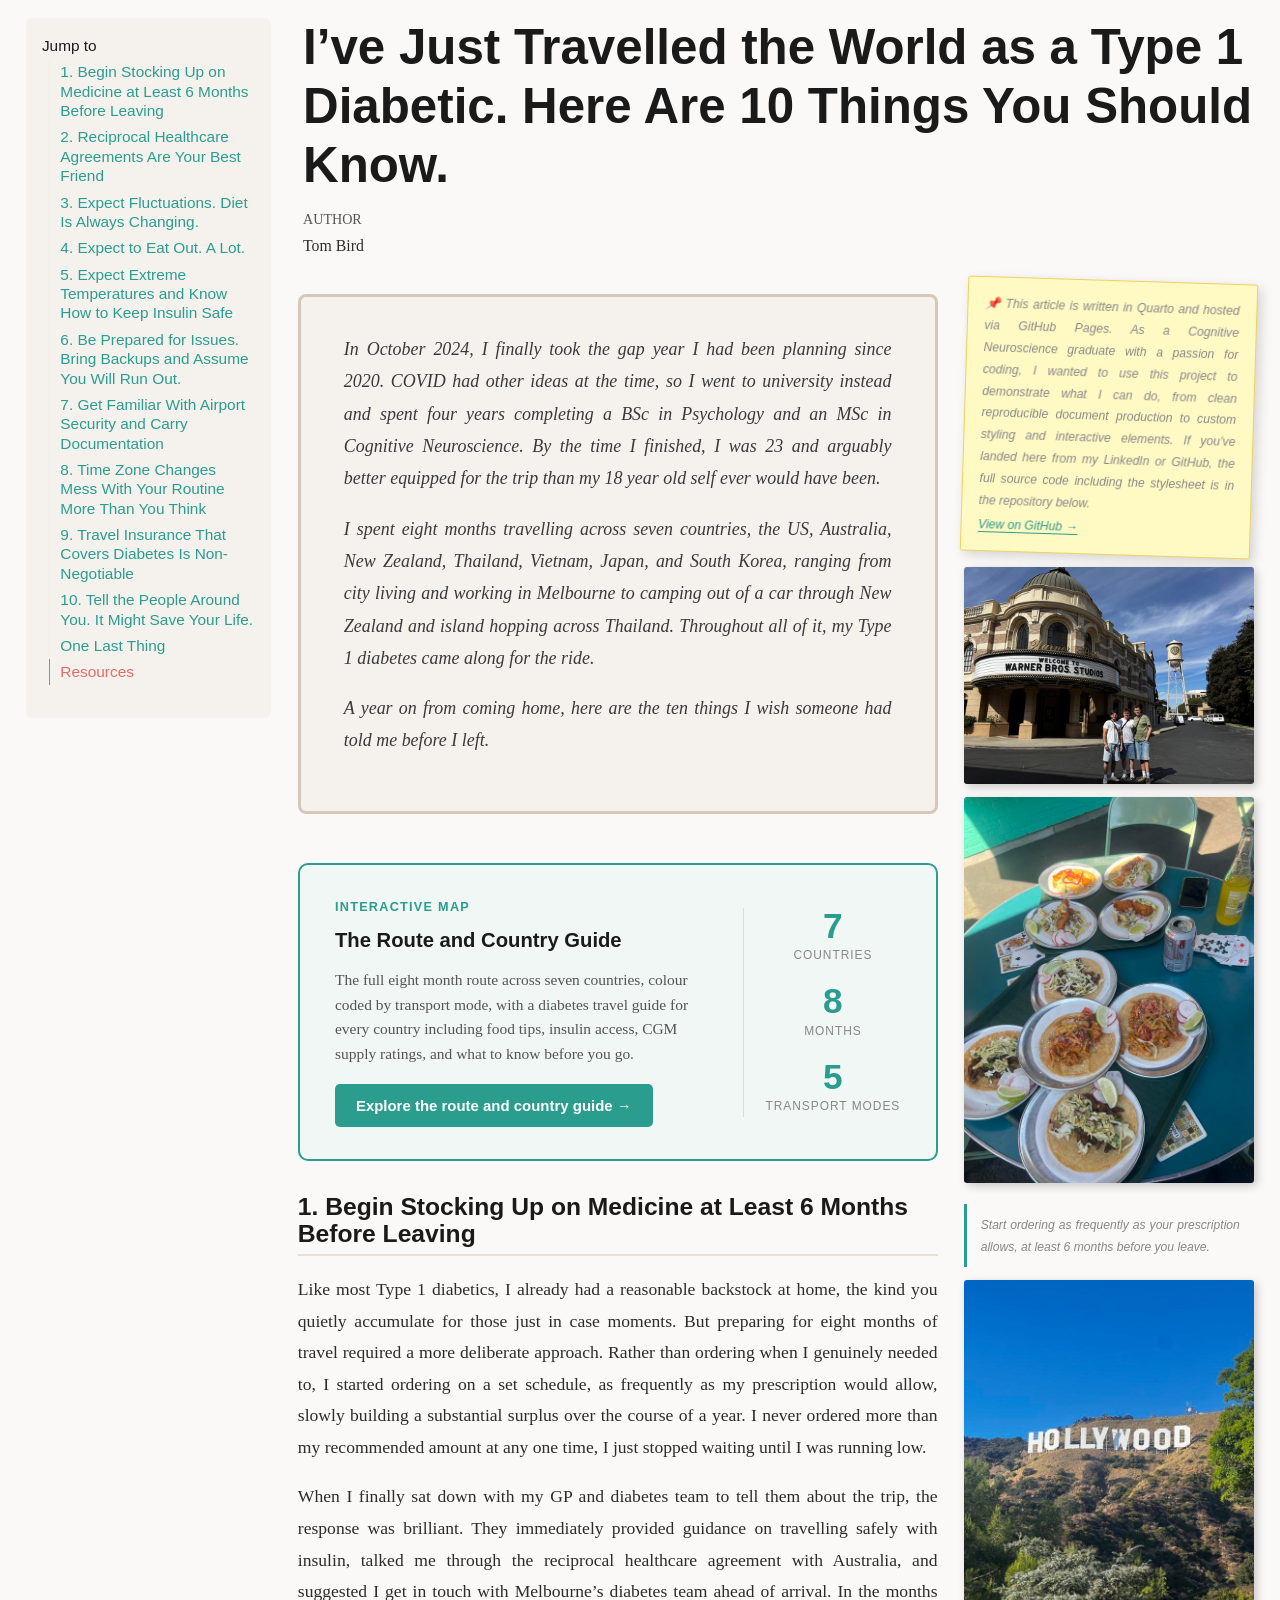
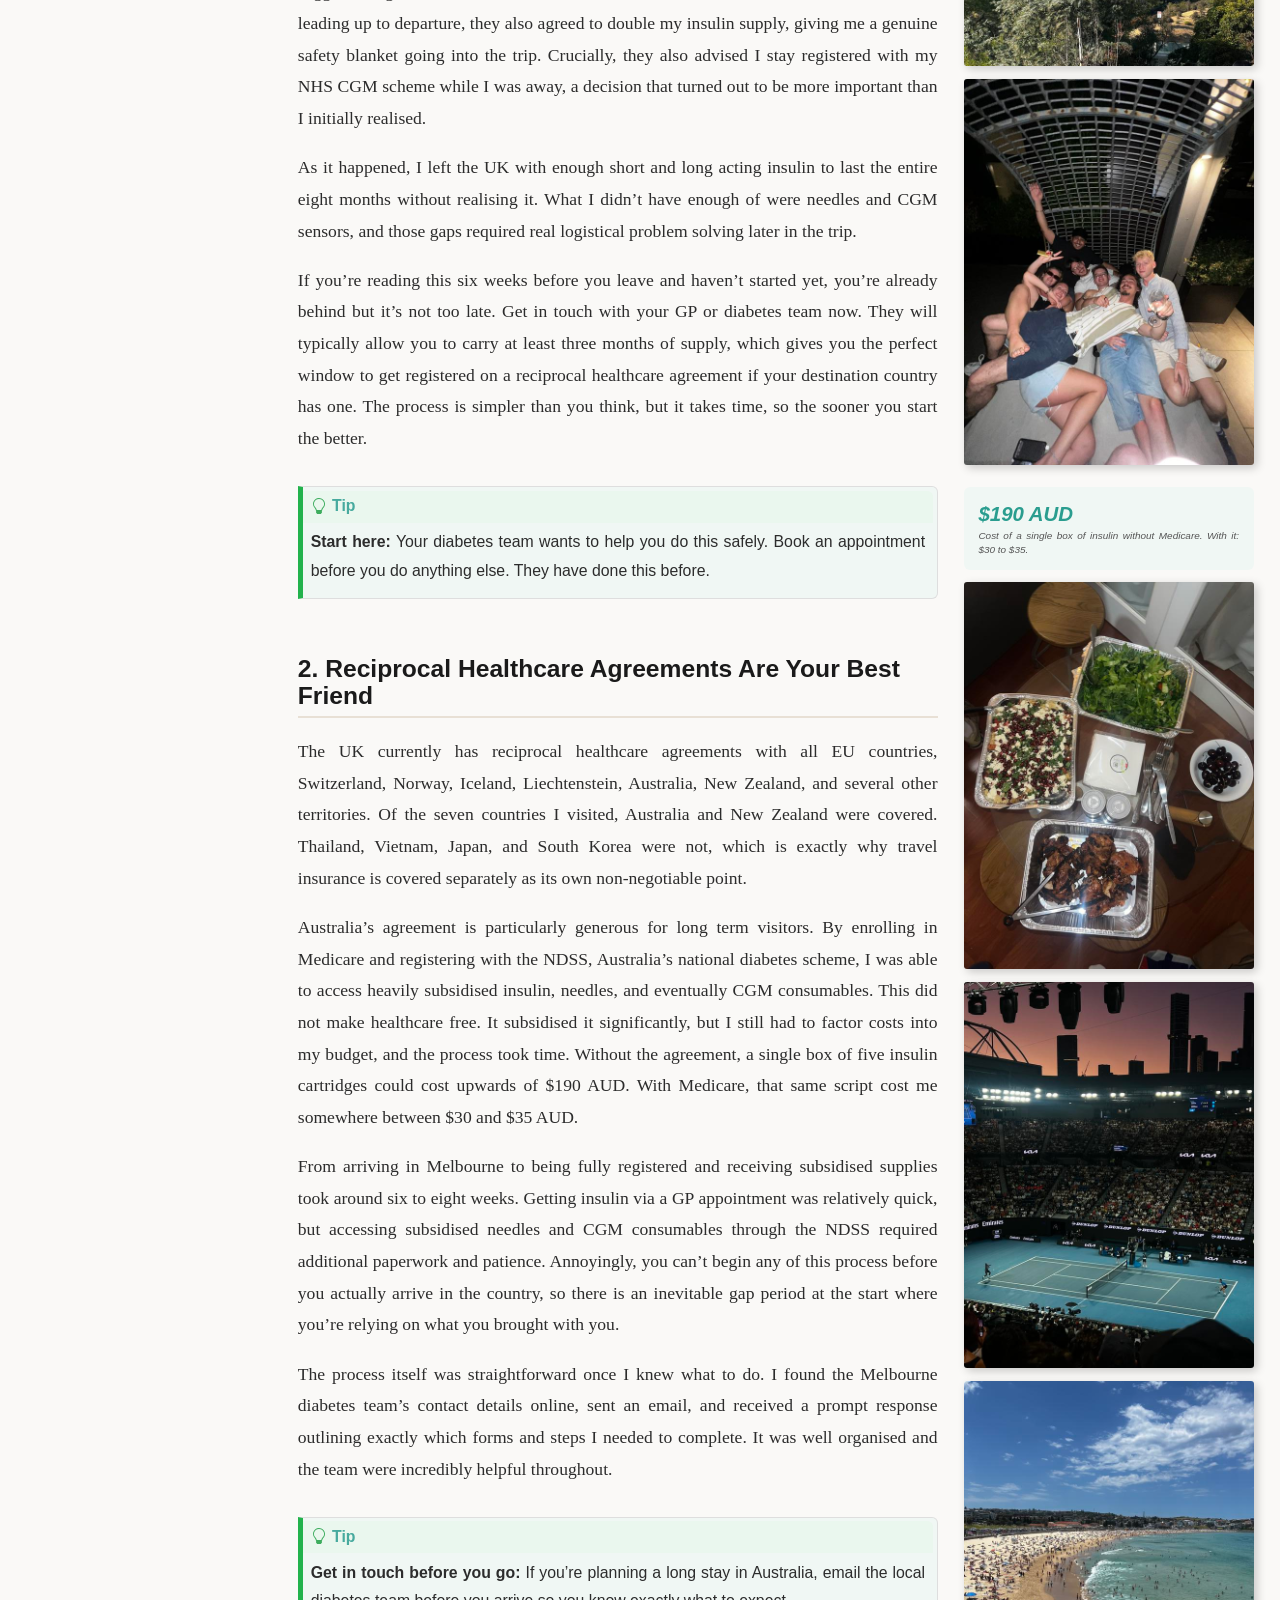
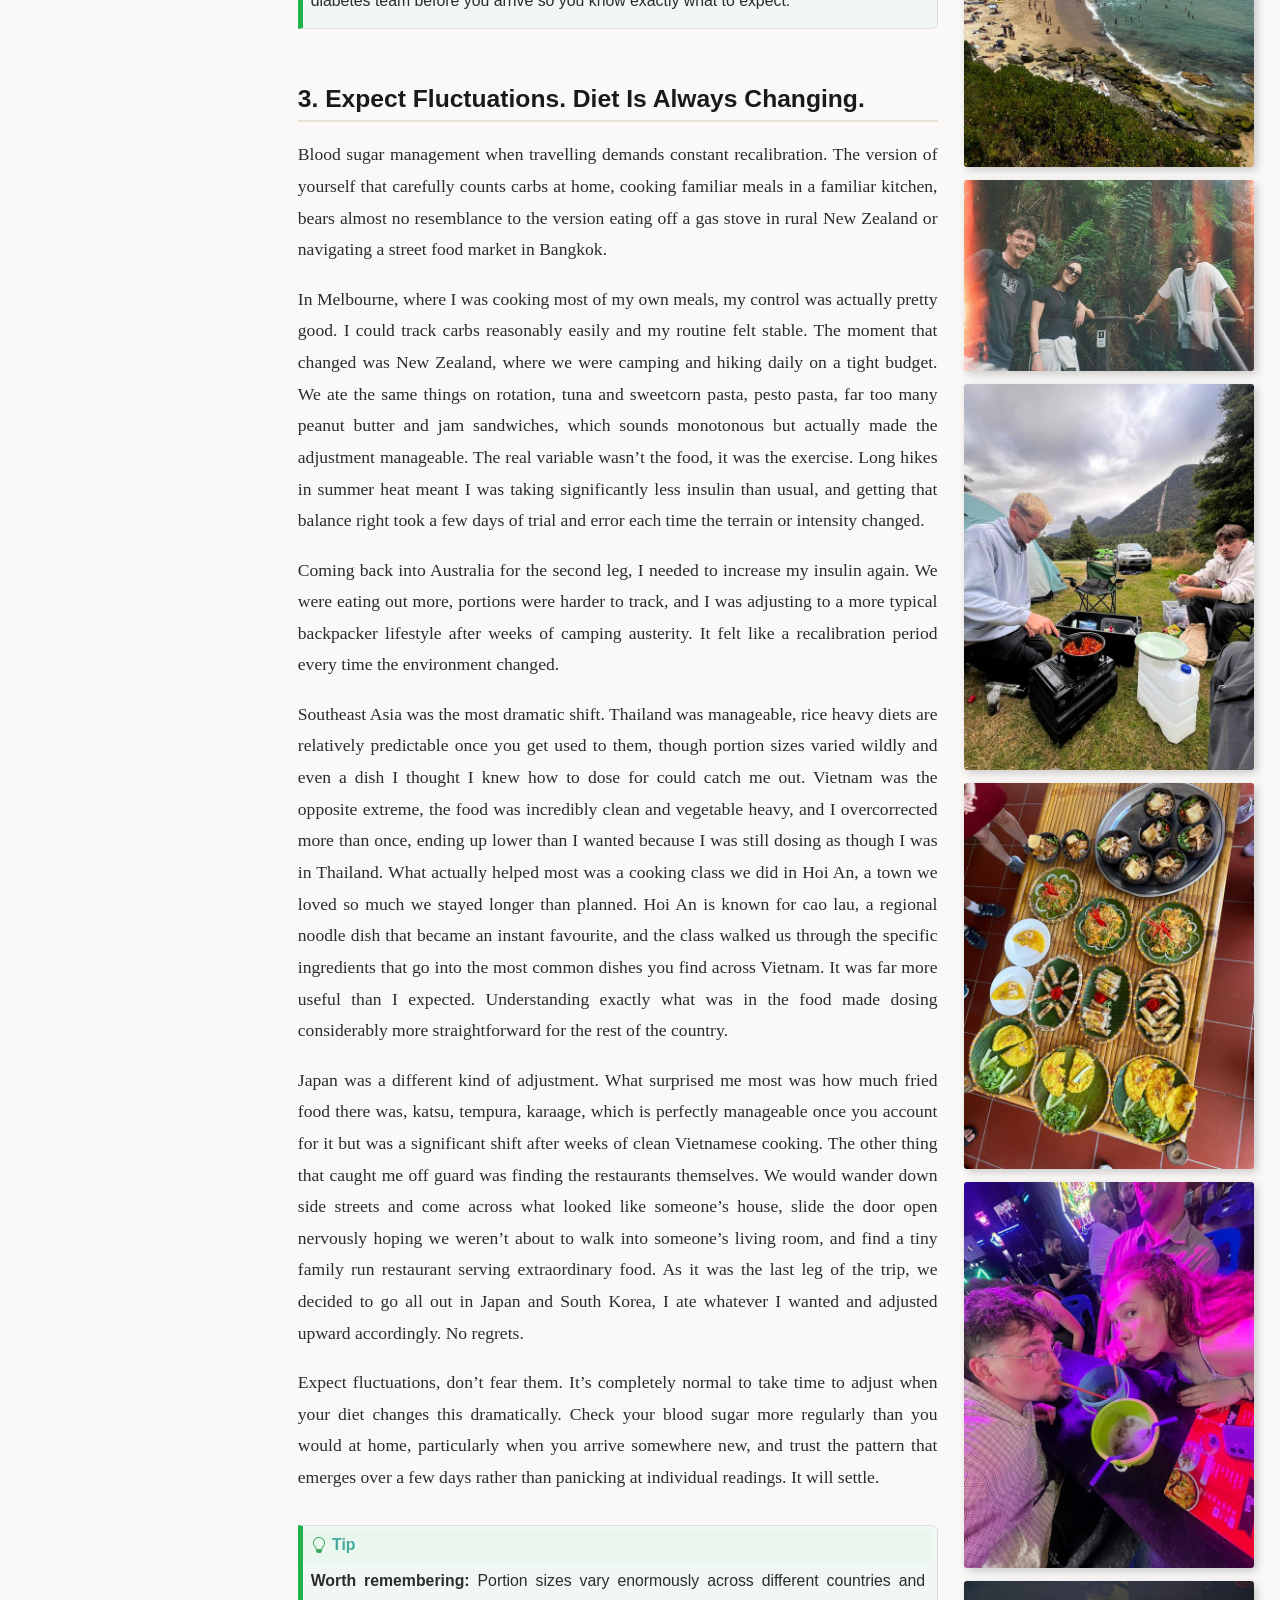
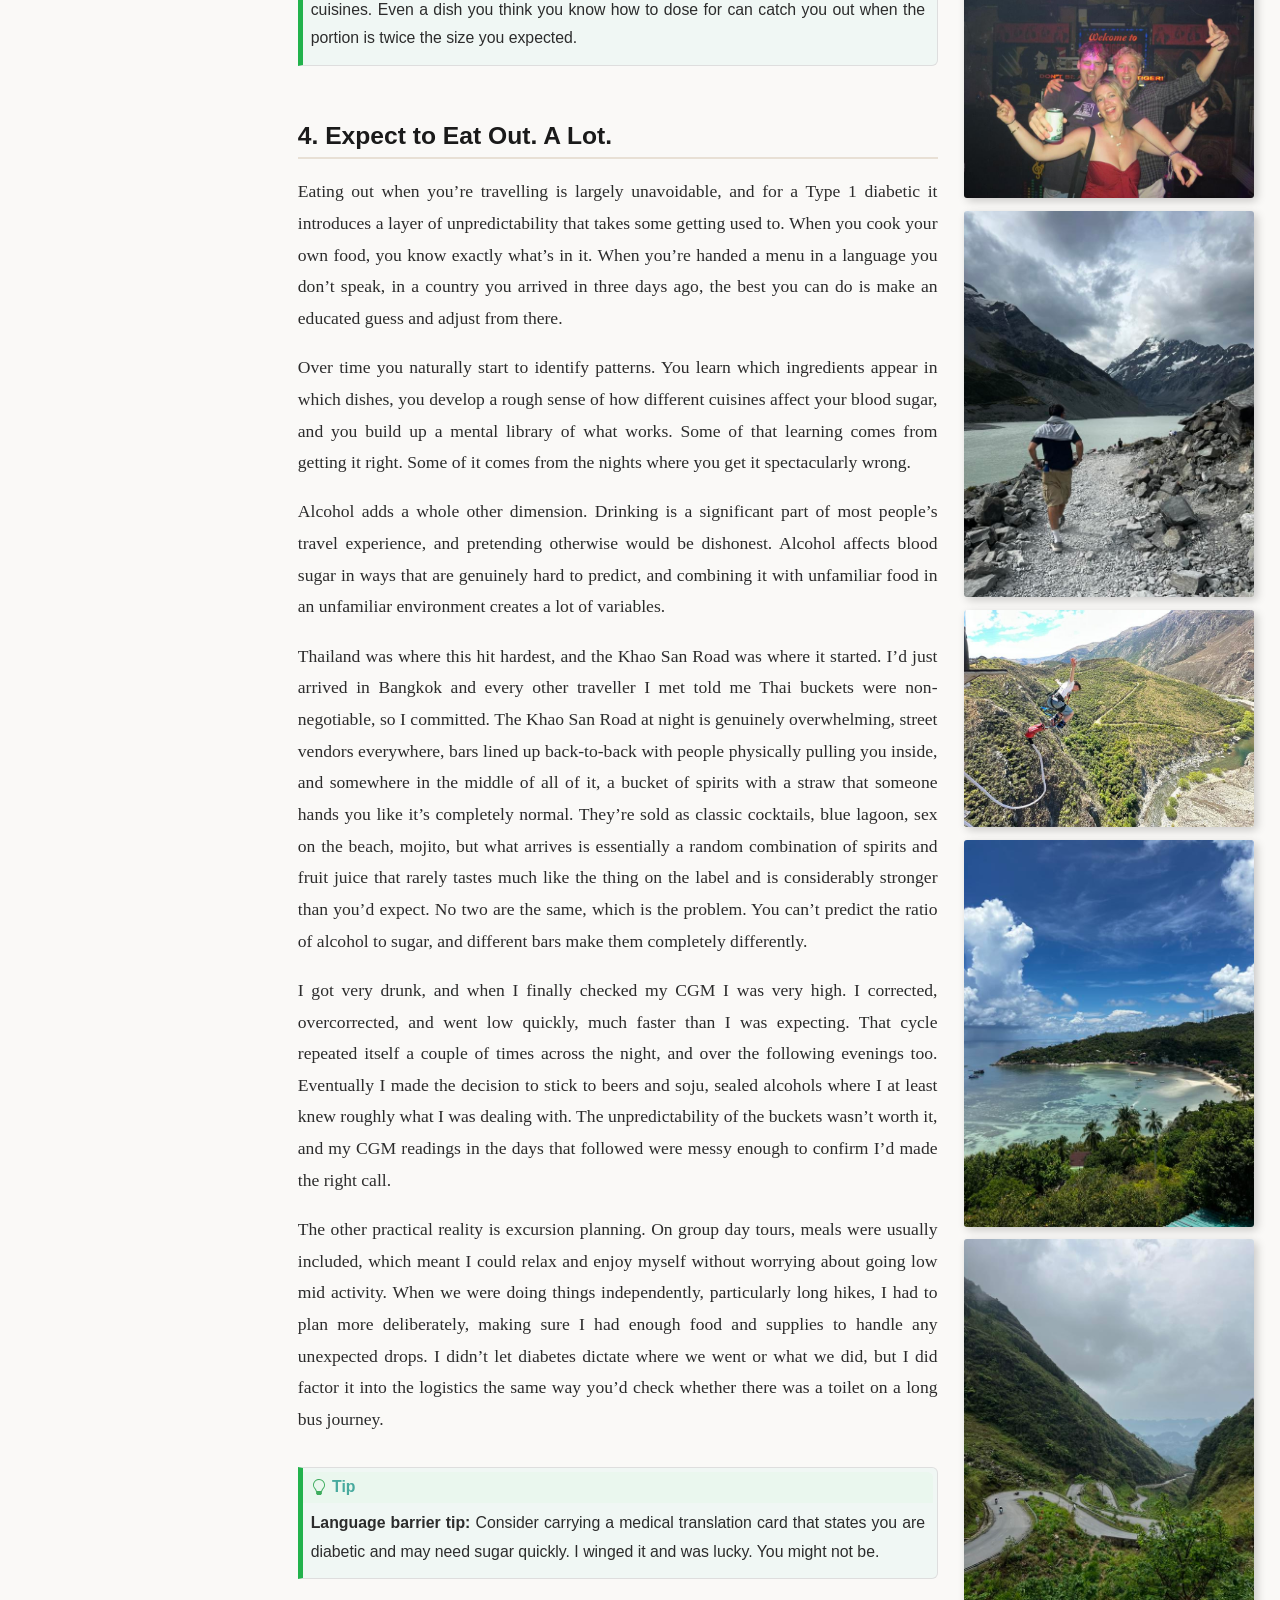
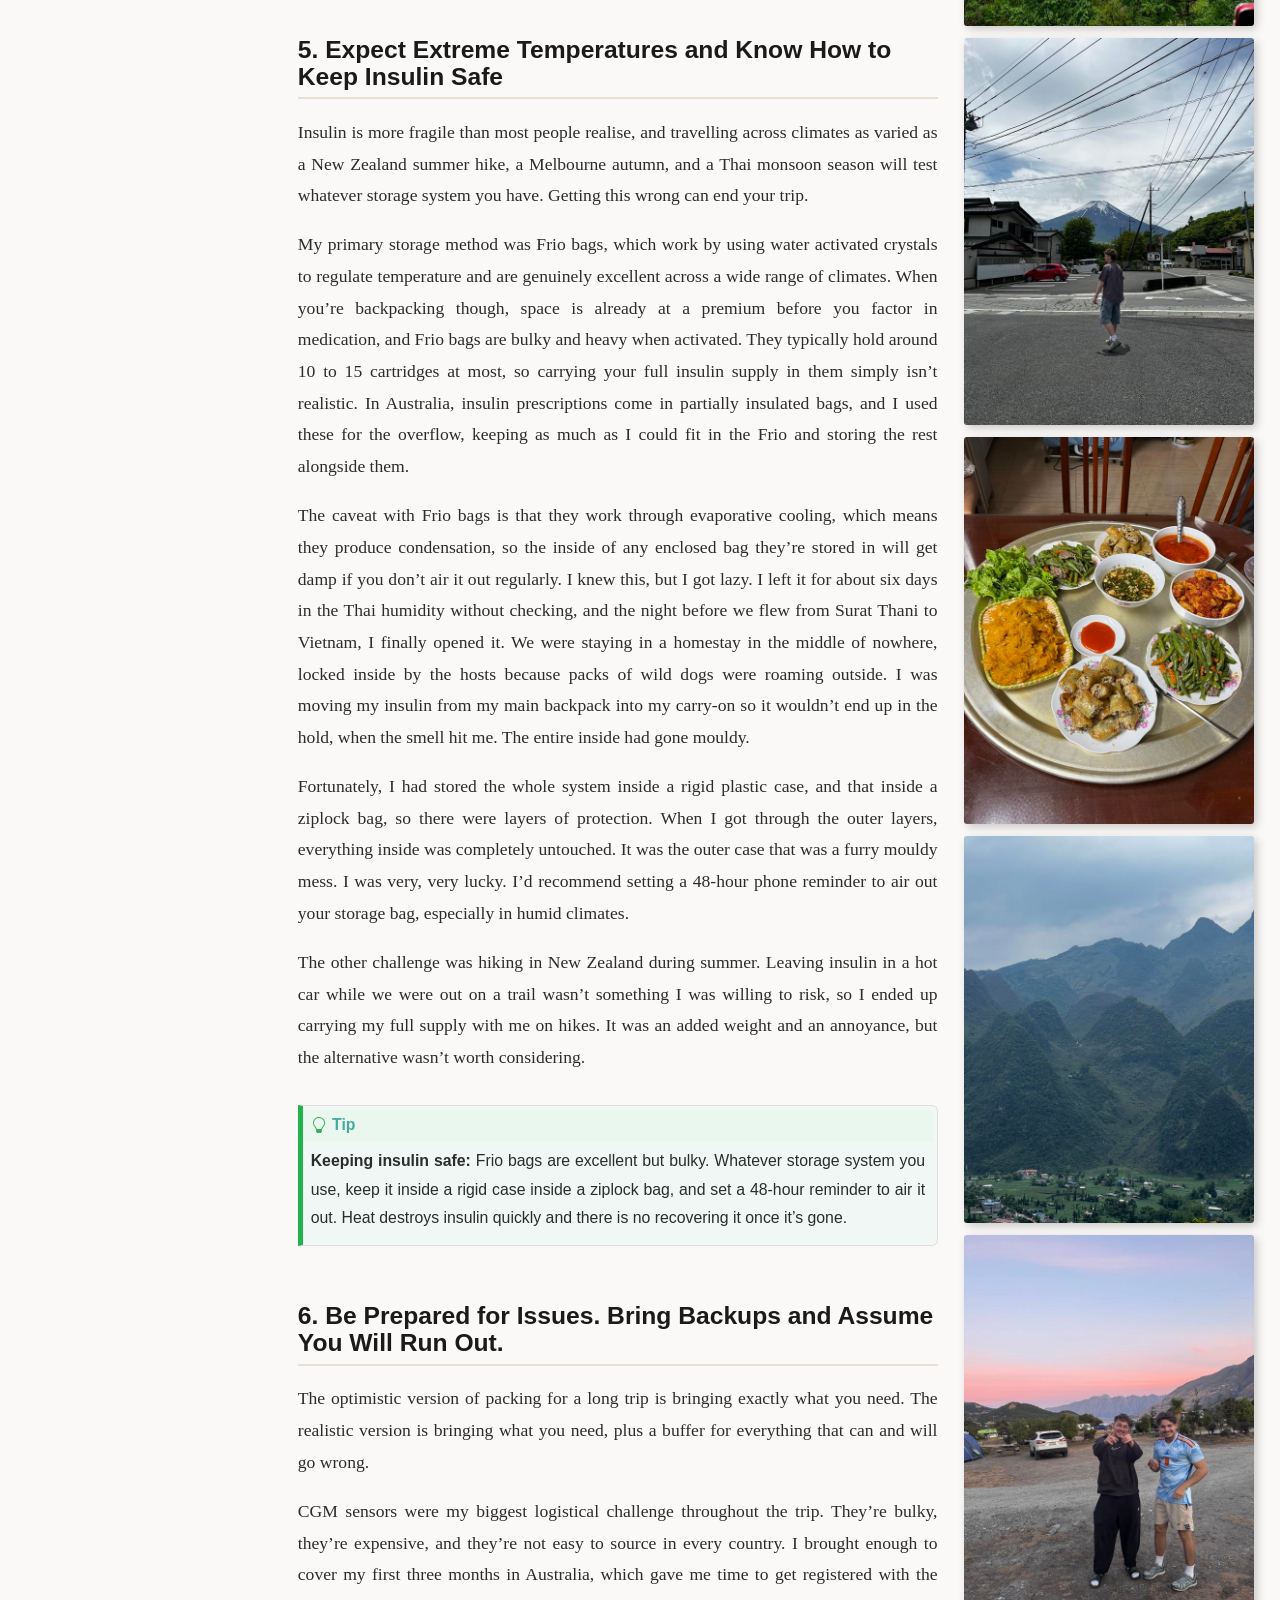
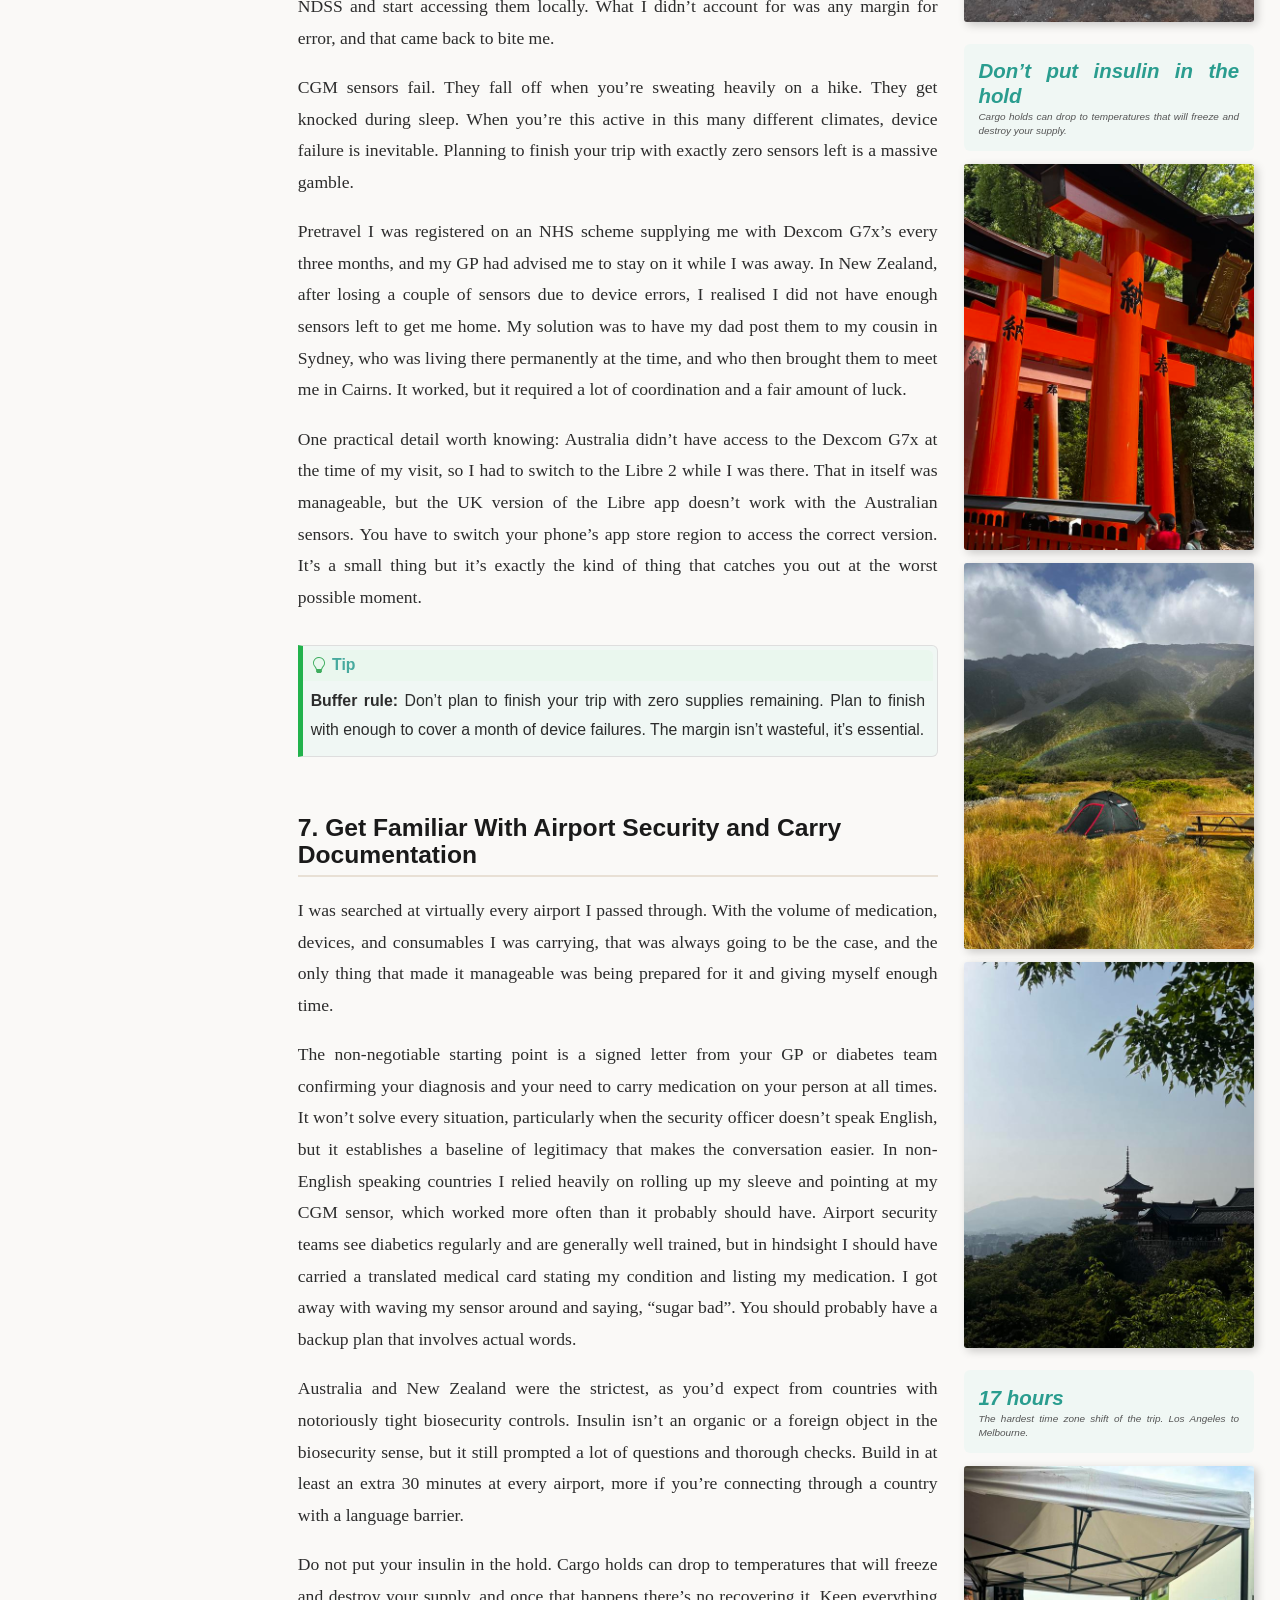
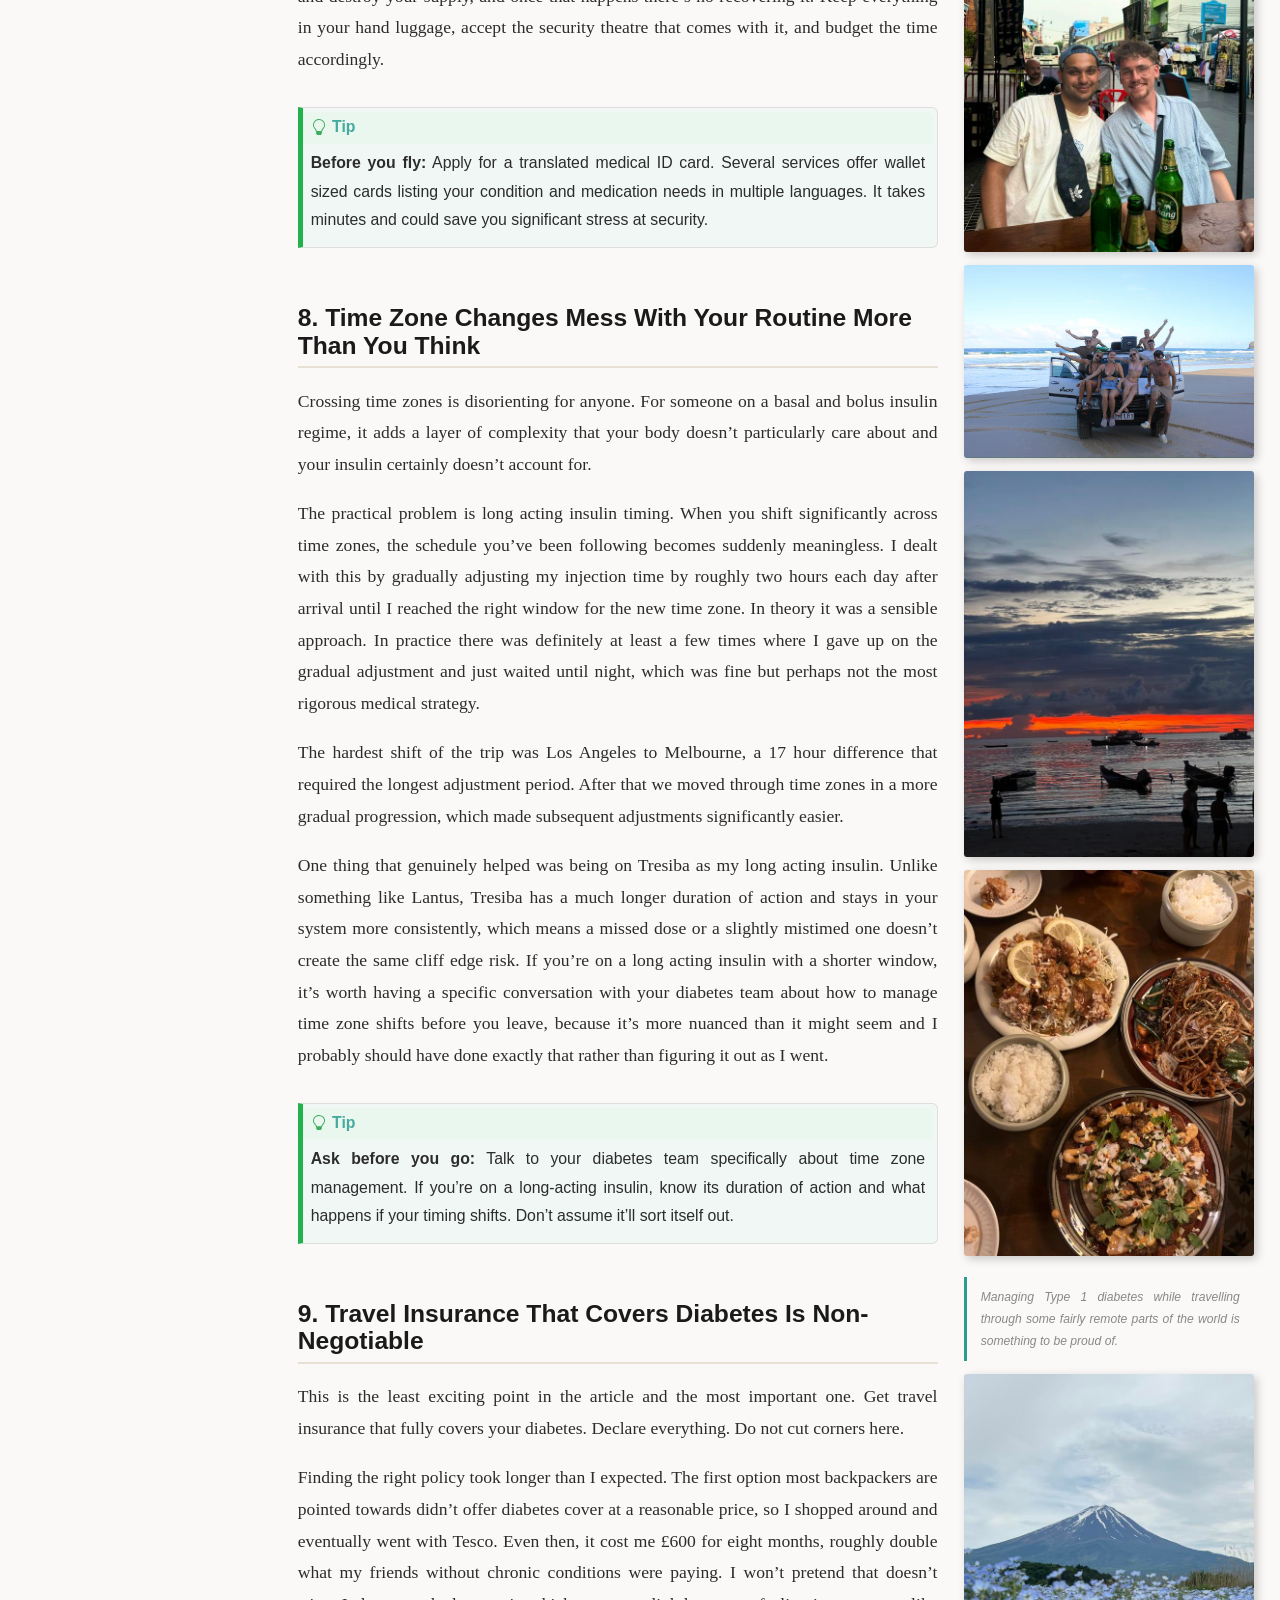
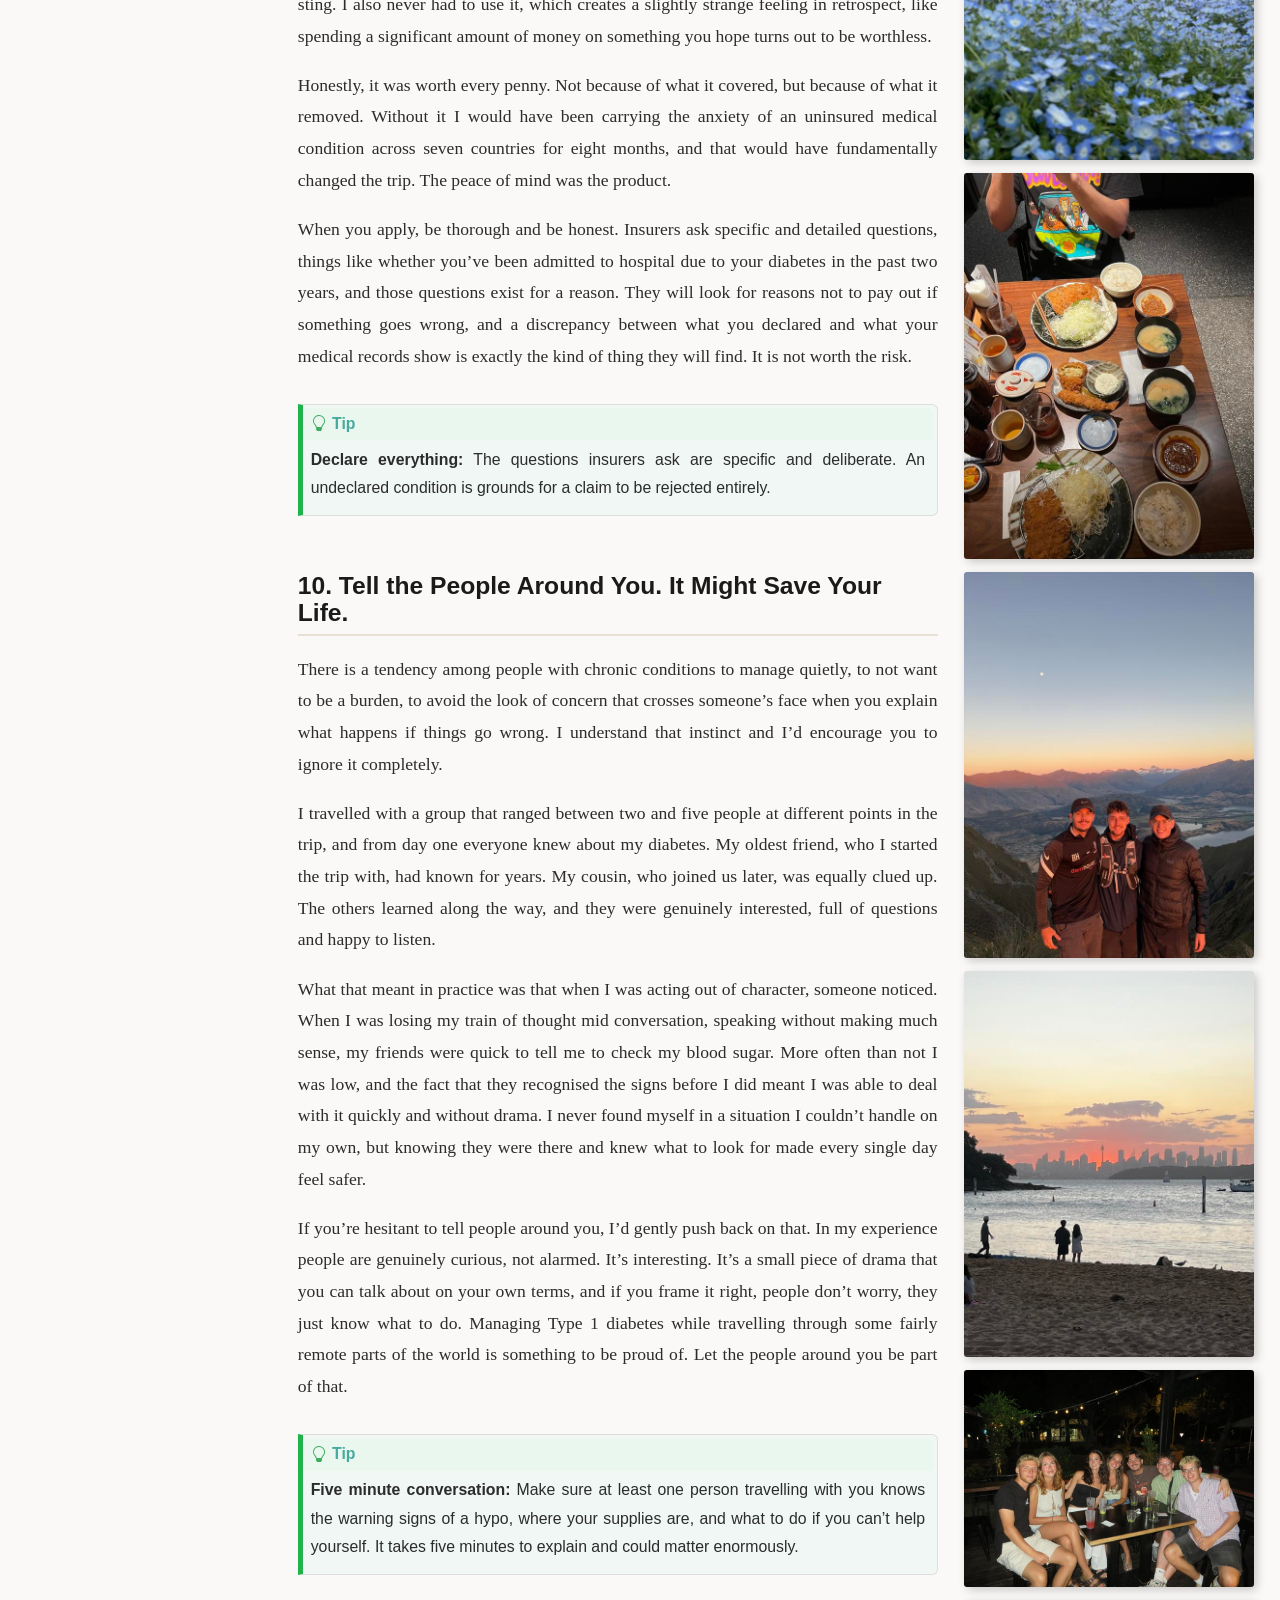
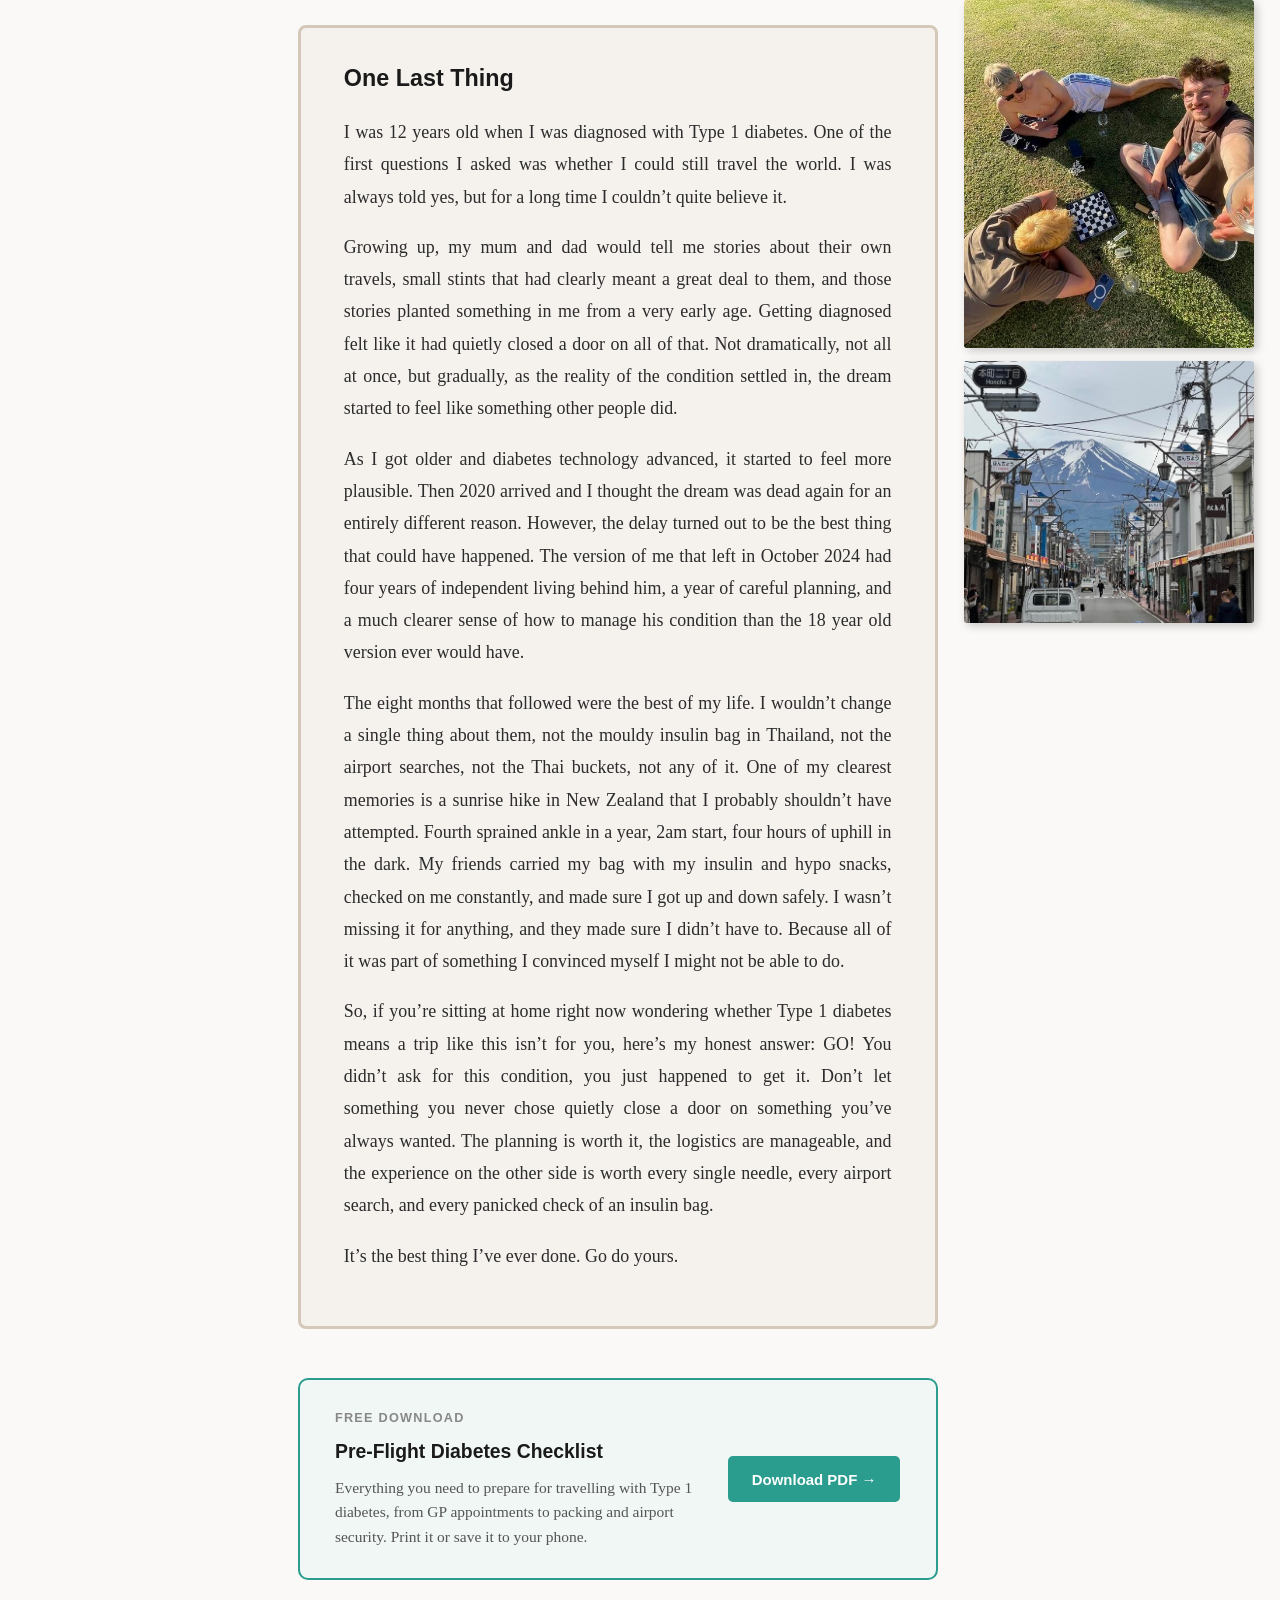
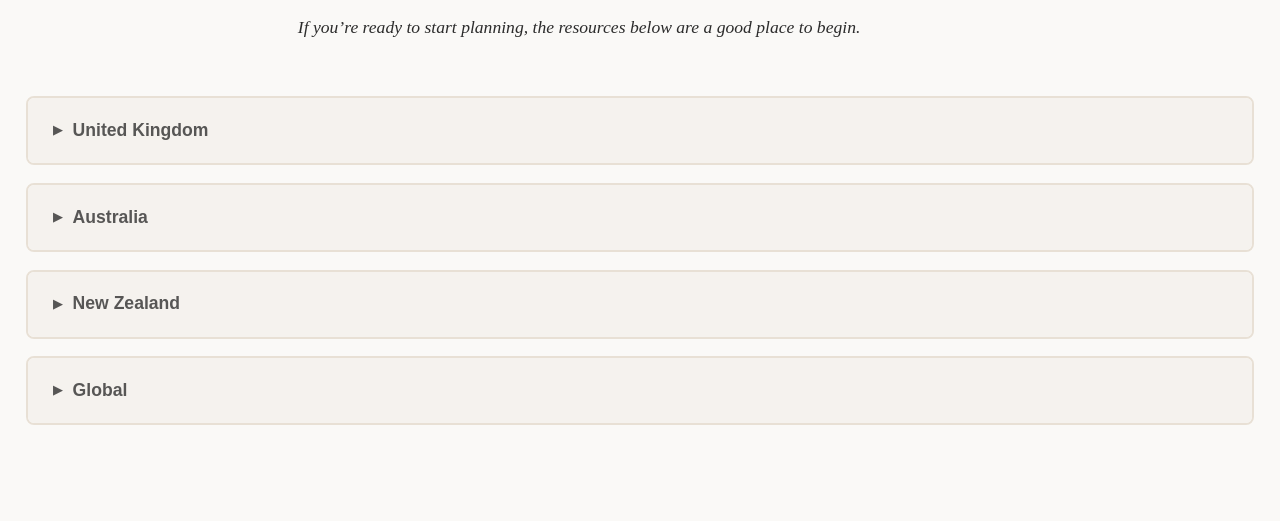
<file: index.html>
<!DOCTYPE html>
<html xmlns="http://www.w3.org/1999/xhtml" lang="en" xml:lang="en"><head>

<meta charset="utf-8">
<meta name="generator" content="quarto-1.9.37">

<meta name="viewport" content="width=device-width, initial-scale=1.0, user-scalable=yes">

<meta name="author" content="Tom Bird">

<title>I’ve Just Travelled the World as a Type 1 Diabetic. Here Are 10 Things You Should Know.</title>
<style>
/* Default styles provided by pandoc.
** See https://pandoc.org/MANUAL.html#variables-for-html for config info.
*/
code{white-space: pre-wrap;}
span.smallcaps{font-variant: small-caps;}
div.columns{display: flex; gap: min(4vw, 1.5em);}
div.column{flex: auto; overflow-x: auto;}
div.hanging-indent{margin-left: 1.5em; text-indent: -1.5em;}
ul.task-list{list-style: none;}
ul.task-list li input[type="checkbox"] {
  width: 0.8em;
  margin: 0 0.8em 0.2em -1em; /* quarto-specific, see https://github.com/quarto-dev/quarto-cli/issues/4556 */ 
  vertical-align: middle;
}
</style>


<script src="index_files/libs/clipboard/clipboard.min.js"></script>
<script src="index_files/libs/quarto-html/quarto.js" type="module"></script>
<script src="index_files/libs/quarto-html/tabsets/tabsets.js" type="module"></script>
<script src="index_files/libs/quarto-html/popper.min.js"></script>
<script src="index_files/libs/quarto-html/tippy.umd.min.js"></script>
<script src="index_files/libs/quarto-html/anchor.min.js"></script>
<link href="index_files/libs/quarto-html/tippy.css" rel="stylesheet">
<link href="index_files/libs/quarto-html/quarto-syntax-highlighting-acf12a64177840b8d86f2d4f01b2e9fb.css" rel="stylesheet" id="quarto-text-highlighting-styles">
<script src="index_files/libs/bootstrap/bootstrap.min.js"></script>
<link href="index_files/libs/bootstrap/bootstrap-icons.css" rel="stylesheet">
<link href="index_files/libs/bootstrap/bootstrap-8dec0cfd2a4be1e6b366752487b90cf2.min.css" rel="stylesheet" append-hash="true" id="quarto-bootstrap" data-mode="light">
<script src="index_files/libs/quarto-contrib/glightbox/glightbox.min.js"></script>
<link href="index_files/libs/quarto-contrib/glightbox/glightbox.min.css" rel="stylesheet">
<link href="index_files/libs/quarto-contrib/glightbox/lightbox.css" rel="stylesheet">
<style>html{ scroll-behavior: smooth; }</style>
<meta property="og:title" content="I've Just Travelled the World as a Type 1 Diabetic. Here Are 10 Things You Should Know.">
<meta property="og:description" content="Eight months across seven countries with Type 1 diabetes. Here are the ten things I wish someone had told me before I left.">
<meta property="og:image" content="https://tomhbird.github.io/images/compressed_IMG_1082.jpeg">
<meta property="og:url" content="https://tomhbird.github.io">
<meta property="og:type" content="article">
<meta name="twitter:card" content="summary_large_image">
<meta name="twitter:title" content="I've Just Travelled the World as a Type 1 Diabetic. Here Are 10 Things You Should Know.">
<meta name="twitter:description" content="Eight months across seven countries with Type 1 diabetes. Here are the ten things I wish someone had told me before I left.">
<meta name="twitter:image" content="https://tomhbird.github.io/images/compressed_IMG_1082.jpeg">


<link rel="stylesheet" href="styles.css">
</head>

<body class="quarto-light">

<div id="quarto-content" class="page-columns page-rows-contents page-layout-article toc-left">
<div id="quarto-sidebar-toc-left" class="sidebar toc-left">
  <nav id="TOC" role="doc-toc" class="toc-active">
    <h2 id="toc-title">Jump to</h2>
   
  <ul class="collapse">
  <li><a href="#stocking-up" id="toc-stocking-up" class="nav-link active" data-scroll-target="#stocking-up">1. Begin Stocking Up on Medicine at Least 6 Months Before Leaving</a></li>
  <li><a href="#reciprocal-healthcare" id="toc-reciprocal-healthcare" class="nav-link" data-scroll-target="#reciprocal-healthcare">2. Reciprocal Healthcare Agreements Are Your Best Friend</a></li>
  <li><a href="#fluctuations" id="toc-fluctuations" class="nav-link" data-scroll-target="#fluctuations">3. Expect Fluctuations. Diet Is Always Changing.</a></li>
  <li><a href="#eating-out" id="toc-eating-out" class="nav-link" data-scroll-target="#eating-out">4. Expect to Eat Out. A Lot.</a></li>
  <li><a href="#insulin-temperature" id="toc-insulin-temperature" class="nav-link" data-scroll-target="#insulin-temperature">5. Expect Extreme Temperatures and Know How to Keep Insulin Safe</a></li>
  <li><a href="#backups" id="toc-backups" class="nav-link" data-scroll-target="#backups">6. Be Prepared for Issues. Bring Backups and Assume You Will Run Out.</a></li>
  <li><a href="#airport-security" id="toc-airport-security" class="nav-link" data-scroll-target="#airport-security">7. Get Familiar With Airport Security and Carry Documentation</a></li>
  <li><a href="#time-zones" id="toc-time-zones" class="nav-link" data-scroll-target="#time-zones">8. Time Zone Changes Mess With Your Routine More Than You Think</a></li>
  <li><a href="#travel-insurance" id="toc-travel-insurance" class="nav-link" data-scroll-target="#travel-insurance">9. Travel Insurance That Covers Diabetes Is Non-Negotiable</a></li>
  <li><a href="#tell-people" id="toc-tell-people" class="nav-link" data-scroll-target="#tell-people">10. Tell the People Around You. It Might Save Your Life.</a></li>
  <li><a href="#one-last-thing" id="toc-one-last-thing" class="nav-link" data-scroll-target="#one-last-thing">One Last Thing</a></li>
  <li><a href="#resources" id="toc-resources" class="nav-link" data-scroll-target="#resources">Resources</a></li>
  </ul>
</nav>
</div>
<div id="quarto-margin-sidebar" class="sidebar margin-sidebar zindex-bottom">
</div>
<main class="content page-columns page-full" id="quarto-document-content">

<header id="title-block-header" class="quarto-title-block default">
<div class="quarto-title">
<h1 class="title">I’ve Just Travelled the World as a Type 1 Diabetic. Here Are 10 Things You Should Know.</h1>
</div>



<div class="quarto-title-meta">

    <div>
    <div class="quarto-title-meta-heading">Author</div>
    <div class="quarto-title-meta-contents">
             <p>Tom Bird </p>
          </div>
  </div>
    
  
    
  </div>
  


</header>


<div class="mobile-github-note">
<p>📌 This article is built in Quarto and hosted via GitHub Pages. <a href="https://github.com/tomhbird/tomhbird.github.io" target="_blank" rel="noopener noreferrer">View on GitHub →</a></p>
</div>

<div class="no-row-height column-margin column-container"><div class="">
<div class="sticky-note">
<p>📌 <em>This article is written in Quarto and hosted via GitHub Pages. As a Cognitive Neuroscience graduate with a passion for coding, I wanted to use this project to demonstrate what I can do, from clean reproducible document production to custom styling and interactive elements. If you’ve landed here from my LinkedIn or GitHub, the full source code including the stylesheet is in the repository below.</em></p>
<p><a href="https://github.com/tomhbird/tomhbird.github.io">View on GitHub →</a></p>
</div>
<p><a href="images/compressed_IMG_9567.jpeg" class="lightbox" data-gallery="quarto-lightbox-gallery-1" data-glightbox="description: .lightbox-desc-1;"><img src="images/compressed_IMG_9567.jpeg" class="img-fluid" alt="Three people standing outside the Warner Bros Studio entrance in Los Angeles."></a></p>
<p><a href="images/compressed_IMG_3627.jpeg" class="lightbox" data-gallery="quarto-lightbox-gallery-2" data-glightbox="description: .lightbox-desc-2;"><img src="images/compressed_IMG_3627.jpeg" class="img-fluid" alt="A spread of tacos and Mexican food on a table at Trejo's Tacos in the Original Farmers Market, Los Angeles."></a></p>
<div class="pull-quote">
<p>Start ordering as frequently as your prescription allows, at least 6 months before you leave.</p>
</div>
<p><a href="images/compressed_IMG_3634.jpeg" class="lightbox" data-gallery="quarto-lightbox-gallery-3" data-glightbox="description: .lightbox-desc-3;"><img src="images/compressed_IMG_3634.jpeg" class="img-fluid" alt="The Hollywood sign on a hillside in Los Angeles on a clear blue sky day."></a></p>
<p><a href="images/compressed_IMG_4035.jpeg" class="lightbox" data-gallery="quarto-lightbox-gallery-4" data-glightbox="description: .lightbox-desc-4;"><img src="images/compressed_IMG_4035.jpeg" class="img-fluid" alt="A group of friends smiling together in Melbourne, Australia."></a></p>
<div class="fact-box">
<p><span class="fact-number">$190 AUD</span> <span class="fact-label">Cost of a single box of insulin without Medicare. With it: $30 to $35.</span></p>
</div>
<p><a href="images/compressed_IMG_4162.jpeg" class="lightbox" data-gallery="quarto-lightbox-gallery-5" data-glightbox="description: .lightbox-desc-5;"><img src="images/compressed_IMG_4162.jpeg" class="img-fluid" alt="A homemade Christmas dinner spread, consisting of a couscous salad, a green salad, barbecued chicken, and cherries, on a table in Australia."></a></p>
<p><a href="images/compressed_IMG_4417.jpeg" class="lightbox" data-gallery="quarto-lightbox-gallery-6" data-glightbox="description: .lightbox-desc-6;"><img src="images/compressed_IMG_4417.jpeg" class="img-fluid" alt="A tennis match in progress at the Australian Open with the court and crowd visible, and a sunset behind."></a></p>
<p><a href="images/compressed_IMG_4308.jpeg" class="lightbox" data-gallery="quarto-lightbox-gallery-7" data-glightbox="description: .lightbox-desc-7;"><img src="images/compressed_IMG_4308.jpeg" class="img-fluid" alt="A coastal view along the cliffs between Bondi Beach and Manly Beach in Sydney."></a></p>
<p><a href="images/compressed_0CF21C9F.jpg" class="lightbox" data-gallery="quarto-lightbox-gallery-8" data-glightbox="description: .lightbox-desc-8;"><img src="images/compressed_0CF21C9F.jpg" class="img-fluid" alt="A group of people at the top of the Kokoda Memorial Walk, also known as the Thousand Steps hike, in Melbourne."></a></p>
<p><a href="images/compressed_IMG_4699.jpeg" class="lightbox" data-gallery="quarto-lightbox-gallery-9" data-glightbox="description: .lightbox-desc-9;"><img src="images/compressed_IMG_4699.jpeg" class="img-fluid" alt="Two people cooking on a small portable butane gas stove while camping in New Zealand."></a></p>
<p><a href="images/compressed_IMG_7199.jpeg" class="lightbox" data-gallery="quarto-lightbox-gallery-10" data-glightbox="description: .lightbox-desc-10;"><img src="images/compressed_IMG_7199.jpeg" class="img-fluid" alt="A spread of Vietnamese dishes prepared during a cooking class in Hoi An, Vietnam."></a></p>
<p><a href="images/compressed_IMG_5861.jpeg" class="lightbox" data-gallery="quarto-lightbox-gallery-11" data-glightbox="description: .lightbox-desc-11;"><img src="images/compressed_IMG_5861.jpeg" class="img-fluid" alt="Two people drinking out of a Thai bucket cocktail with straws on the Khao San Road in Bangkok, Thailand."></a></p>
<p><a href="images/compressed_8090b546.jpg" class="lightbox" data-gallery="quarto-lightbox-gallery-12" data-glightbox="description: .lightbox-desc-12;"><img src="images/compressed_8090b546.jpg" class="img-fluid" alt="A group of people posing in a bar in Hoi An."></a></p>
<p><a href="images/compressed_IMG_5125.jpeg" class="lightbox" data-gallery="quarto-lightbox-gallery-13" data-glightbox="description: .lightbox-desc-13;"><img src="images/compressed_IMG_5125.jpeg" class="img-fluid" alt="A glacier and snow covered peaks at Mount Cook New Zealand."></a></p>
<p><a href="images/compressed_IMG_4651.JPG" class="lightbox" data-gallery="quarto-lightbox-gallery-14" data-glightbox="description: .lightbox-desc-14;"><img src="images/compressed_IMG_4651.JPG" class="img-fluid" alt="A person mid-jump on the Nevis Bungy in Queenstown, New Zealand, one of the highest bungee jumps in the world."></a></p>
<p><a href="images/compressed_IMG_6318.jpeg" class="lightbox" data-gallery="quarto-lightbox-gallery-15" data-glightbox="description: .lightbox-desc-15;"><img src="images/compressed_IMG_6318.jpeg" class="img-fluid" alt="A scenic view of the turquoise waters and coastline of Koh Tao island in Thailand."></a></p>
<p><a href="images/compressed_IMG_6703.jpeg" class="lightbox" data-gallery="quarto-lightbox-gallery-16" data-glightbox="description: .lightbox-desc-16;"><img src="images/compressed_IMG_6703.jpeg" class="img-fluid" alt="A winding road in a valley of the Ha Giang loop"></a></p>
<p><a href="images/compressed_IMG_7754.jpeg" class="lightbox" data-gallery="quarto-lightbox-gallery-17" data-glightbox="description: .lightbox-desc-17;"><img src="images/compressed_IMG_7754.jpeg" class="img-fluid" alt="A person looking toward Mount Fuji on a clear day in Japan."></a></p>
<p><a href="images/compressed_IMG_6963.jpeg" class="lightbox" data-gallery="quarto-lightbox-gallery-18" data-glightbox="description: .lightbox-desc-18;"><img src="images/compressed_IMG_6963.jpeg" class="img-fluid" alt="A spread of traditional Vietnamese dishes served at a homestay on the Ha Giang loop."></a></p>
<p><a href="images/compressed_IMG_6857.jpeg" class="lightbox" data-gallery="quarto-lightbox-gallery-19" data-glightbox="description: .lightbox-desc-19;"><img src="images/compressed_IMG_6857.jpeg" class="img-fluid" alt="Grassy mountain views from the Ha Giang loop in northern Vietnam."></a></p>
<p><a href="images/compressed_IMG_0933.jpeg" class="lightbox" data-gallery="quarto-lightbox-gallery-20" data-glightbox="description: .lightbox-desc-20;"><img src="images/compressed_IMG_0933.jpeg" class="img-fluid" alt="A sunset in New Zealand in the early days of a road trip with two people, tents and, a car visible."></a></p>
<div class="fact-box">
<p><span class="fact-number">Don’t put insulin in the hold</span> <span class="fact-label">Cargo holds can drop to temperatures that will freeze and destroy your supply.</span></p>
</div>
<p><a href="images/compressed_IMG_7437.jpeg" class="lightbox" data-gallery="quarto-lightbox-gallery-21" data-glightbox="description: .lightbox-desc-21;"><img src="images/compressed_IMG_7437.jpeg" class="img-fluid" alt="A row of red torii gates at a Shinto Shrine in Japan."></a></p>
<p><a href="images/compressed_IMG_5175.jpeg" class="lightbox" data-gallery="quarto-lightbox-gallery-22" data-glightbox="description: .lightbox-desc-22;"><img src="images/compressed_IMG_5175.jpeg" class="img-fluid" alt="A rainbow with a tent infront of it, with a mountain behind."></a></p>
<p><a href="images/compressed_IMG_7557.jpeg" class="lightbox" data-gallery="quarto-lightbox-gallery-23" data-glightbox="description: .lightbox-desc-23;"><img src="images/compressed_IMG_7557.jpeg" class="img-fluid" alt="Traditional Japanese architecture set against a forested hillside and clear sky."></a></p>
<div class="fact-box">
<p><span class="fact-number">17 hours</span> <span class="fact-label">The hardest time zone shift of the trip. Los Angeles to Melbourne.</span></p>
</div>
<p><a href="images/compressed_IMG_3882.jpeg" class="lightbox" data-gallery="quarto-lightbox-gallery-24" data-glightbox="description: .lightbox-desc-24;"><img src="images/compressed_IMG_3882.jpeg" class="img-fluid" alt="Twp people drinking Chang beers on the Khao San Road in Bangkok, Thailand."></a></p>
<p><a href="images/compressed_IMG_4141.JPG" class="lightbox" data-gallery="quarto-lightbox-gallery-25" data-glightbox="description: .lightbox-desc-25;"><img src="images/compressed_IMG_4141.JPG" class="img-fluid" alt="A group of people posing together on a gar on K'Gari, formerly Fraser Island, in Queensland, Australia."></a></p>
<p><a href="images/compressed_IMG_6363.jpeg" class="lightbox" data-gallery="quarto-lightbox-gallery-26" data-glightbox="description: .lightbox-desc-26;"><img src="images/compressed_IMG_6363.jpeg" class="img-fluid" alt="A vivid orange and pink sunset over the sea in Thailand."></a></p>
<p><a href="images/compressed_IMG_7919.jpeg" class="lightbox" data-gallery="quarto-lightbox-gallery-27" data-glightbox="description: .lightbox-desc-27;"><img src="images/compressed_IMG_7919.jpeg" class="img-fluid" alt="A table of fusion dishes combining South Korean cuisine with international influences, one of the final meals of the trip."></a></p>
<div class="pull-quote">
<p>Managing Type 1 diabetes while travelling through some fairly remote parts of the world is something to be proud of.</p>
</div>
<p><a href="images/compressed_IMG_7820.jpeg" class="lightbox" data-gallery="quarto-lightbox-gallery-28" data-glightbox="description: .lightbox-desc-28;"><img src="images/compressed_IMG_7820.jpeg" class="img-fluid" alt="A close up of blue flowers with a view of Mount Fuji and its snow capped peak behind."></a></p>
<p><a href="images/compressed_IMG_7415.jpeg" class="lightbox" data-gallery="quarto-lightbox-gallery-29" data-glightbox="description: .lightbox-desc-29;"><img src="images/compressed_IMG_7415.jpeg" class="img-fluid" alt="A diverse Japanese meal served in a small restaurant in Japan."></a></p>
<p><a href="images/compressed_IMG_1082.jpeg" class="lightbox" data-gallery="quarto-lightbox-gallery-30" data-glightbox="description: .lightbox-desc-30;"><img src="images/compressed_IMG_1082.jpeg" class="img-fluid" alt="Three people posing infront of a sunrise view from the summit of Roy's Peak in Wanaka, New Zealand, with golden light over the mountains and lake."></a></p>
<p><a href="images/compressed_IMG_4336.jpeg" class="lightbox" data-gallery="quarto-lightbox-gallery-31" data-glightbox="description: .lightbox-desc-31;"><img src="images/compressed_IMG_4336.jpeg" class="img-fluid" alt="A sunset view of the Sydney skyline with an orange sky behind the buildings."></a></p>
<p><a href="images/compressed_45478592.jpg" class="lightbox" data-gallery="quarto-lightbox-gallery-32" data-glightbox="description: .lightbox-desc-32;"><img src="images/compressed_45478592.jpg" class="img-fluid" alt="A group of friends reunited and smiling after a stormy Whitsundays boat tour in Queensland, Australia."></a></p>
<p><a href="images/compressed_IMG_4195.jpeg" class="lightbox" data-gallery="quarto-lightbox-gallery-33" data-glightbox="description: .lightbox-desc-33;"><img src="images/compressed_IMG_4195.jpeg" class="img-fluid" alt="A group of friends raising glasses at a house somewhere between Melbourne and Sydney on New Year's Eve."></a></p>
<p><a href="images/compressed_IMG_7826.jpeg" class="lightbox" data-gallery="quarto-lightbox-gallery-34" data-glightbox="description: .lightbox-desc-34;"><img src="images/compressed_IMG_7826.jpeg" class="img-fluid" alt="A Japanese street in Fujikawaguchiko with Mount Fuji visible at the end of the road, framed by shop signs and power lines."></a></p>
</div></div><div class="mobile-gallery">
  <div class="mobile-gallery-header">
    <span>Photos from the trip</span>
    <span class="mobile-gallery-counter"><span id="gallery-current">1</span> / 15</span>
  </div>
  <div class="mobile-gallery-track-wrapper">
    <div class="mobile-gallery-track" id="galleryTrack">
      <div class="mobile-gallery-slide">
        <img src="images/compressed_IMG_3634.jpeg" alt="The Hollywood sign on a hillside in Los Angeles on a clear blue sky day.">
        <p>Hiked from the Hollywood sign down to Griffith Observatory.</p>
      </div>
      <div class="mobile-gallery-slide">
        <img src="images/compressed_IMG_4035.jpeg" alt="A group of friends smiling together in Melbourne, Australia.">
        <p>Some of the Melbourne family.</p>
      </div>
      <div class="mobile-gallery-slide">
        <img src="images/compressed_IMG_4417.jpeg" alt="A tennis match in progress at the Australian Open with the court and crowd visible, and a sunset behind.">
        <p>Australian Open, Djokovic vs. Basavareddy.</p>
      </div>
      <div class="mobile-gallery-slide">
        <img src="images/compressed_45478592.jpg" alt="A group of friends reunited and smiling after a stormy Whitsundays boat tour in Queensland, Australia.">
        <p>Reunion after a very wet and stormy Whitsundays tour.</p>
      </div>
      <div class="mobile-gallery-slide">
        <img src="images/compressed_IMG_4141.JPG" alt="A group of people posing together on a gar on K'Gari, formerly Fraser Island, in Queensland, Australia.">
        <p>K'Gari gang, better known as the Dingo Divas.</p>
      </div>
      <div class="mobile-gallery-slide">
        <img src="images/compressed_IMG_5125.jpeg" alt="A glacier and snow covered peaks at Mount Cook New Zealand.">
        <p>First glacier. Mount Cook delivered.</p>
      </div>
      <div class="mobile-gallery-slide">
        <img src="images/compressed_IMG_4651.JPG" alt="A person mid-jump on the Nevis Bungy in Queenstown, New Zealand, one of the highest bungee jumps in the world.">
        <p>Nevis Bungy. After being explicitly told not to jump feet first, I did just that.</p>
      </div>
      <div class="mobile-gallery-slide">
        <img src="images/compressed_IMG_1082.jpeg" alt="Three people posing infront of a sunrise view from the summit of Roy's Peak in Wanaka, New Zealand, with golden light over the mountains and lake.">
        <p>Started at 2am, sprained ankle, pitch black, four hours of uphill. Turns out a sunrise at the top of Roy's Peak is worth every single hobbled step.</p>
      </div>
      <div class="mobile-gallery-slide">
        <img src="images/compressed_IMG_5861.jpeg" alt="Two people drinking out of a Thai bucket cocktail with straws on the Khao San Road in Bangkok, Thailand.">
        <p>Who would've thought a bucket of mystery spirits and sugar would be a bad idea for a diabetic?</p>
      </div>
      <div class="mobile-gallery-slide">
        <img src="images/compressed_IMG_6318.jpeg" alt="A scenic view of the turquoise waters and coastline of Koh Tao island in Thailand.">
        <p>Vertically climbed a rock face using a dodgy rope to get this pic. Koh Tao was far too pretty.</p>
      </div>
      <div class="mobile-gallery-slide">
        <img src="images/compressed_IMG_6204.jpeg" alt="A fire dancer spinning fire on a beach on Koh Phi Phi in Thailand at night.">
        <p>Fire dancer on Koh Phi Phi. One of those evenings that's hard to describe to someone who wasn't there.</p>
      </div>
      <div class="mobile-gallery-slide">
        <img src="images/compressed_IMG_6703.jpeg" alt="A winding road in a valley of the Ha Giang loop">
        <p>What I wouldn't give to do the Ha Giang loop again.</p>
      </div>
      <div class="mobile-gallery-slide">
        <img src="images/compressed_IMG_7199.jpeg" alt="A spread of Vietnamese dishes prepared during a cooking class in Hoi An, Vietnam.">
        <p>Vietnamese cooking class in Hoi An.</p>
      </div>
      <div class="mobile-gallery-slide">
        <img src="images/compressed_IMG_7754.jpeg" alt="A person looking toward Mount Fuji on a clear day in Japan.">
        <p>Mount Fuji doing the heavy lifting in this pic.</p>
      </div>
      <div class="mobile-gallery-slide">
        <img src="images/compressed_IMG_7919.jpeg" alt="A table of fusion dishes combining South Korean cuisine with international influences, one of the final meals of the trip.">
        <p>One of our last meals of the trip. The chef combined his knowledge of South Korean cuisine with his travels to create some insanely delicious fusion dishes.</p>
      </div>
    </div>
  </div>
  <div class="mobile-gallery-controls">
    <button class="mobile-gallery-btn" id="galleryPrev" aria-label="Previous photo">←</button>
    <button class="mobile-gallery-btn" id="galleryNext" aria-label="Next photo">→</button>
  </div>
</div>

<script>
(function() {
  var track = document.getElementById('galleryTrack');
  var prev = document.getElementById('galleryPrev');
  var next = document.getElementById('galleryNext');
  var counter = document.getElementById('gallery-current');
  var current = 0;
  var total = 15;

  function goTo(index) {
    if (index < 0) index = total - 1;
    if (index >= total) index = 0;
    current = index;
    track.style.transform = 'translateX(-' + (current * 100) + '%)';
    counter.textContent = current + 1;
    prev.disabled = false;
    next.disabled = false;
  }

  prev.addEventListener('click', function() { goTo(current - 1); });
  next.addEventListener('click', function() { goTo(current + 1); });

  var startX = 0;
  track.addEventListener('touchstart', function(e) {
    startX = e.touches[0].clientX;
  }, { passive: true });
  track.addEventListener('touchend', function(e) {
    var diff = startX - e.changedTouches[0].clientX;
    if (Math.abs(diff) > 40) {
      goTo(diff > 0 ? current + 1 : current - 1);
    }
  }, { passive: true });
})();
</script>
<div class="intro-box">
<p>In October 2024, I finally took the gap year I had been planning since 2020. COVID had other ideas at the time, so I went to university instead and spent four years completing a BSc in Psychology and an MSc in Cognitive Neuroscience. By the time I finished, I was 23 and arguably better equipped for the trip than my 18 year old self ever would have been.</p>
<p>I spent eight months travelling across seven countries, the US, Australia, New Zealand, Thailand, Vietnam, Japan, and South Korea, ranging from city living and working in Melbourne to camping out of a car through New Zealand and island hopping across Thailand. Throughout all of it, my Type 1 diabetes came along for the ride.</p>
<p>A year on from coming home, here are the ten things I wish someone had told me before I left.</p>
</div>
<div class="map-teaser">
  <div class="map-teaser-left">
    <div class="map-teaser-label">Interactive Map</div>
    <div class="map-teaser-title">The Route and Country Guide</div>
    <div class="map-teaser-desc">The full eight month route across seven countries, colour coded by transport mode, with a diabetes travel guide for every country including food tips, insulin access, CGM supply ratings, and what to know before you go.</div>
    <a href="map.html" class="map-teaser-btn">Explore the route and country guide →</a>
  </div>
  <div class="map-teaser-right">
    <div class="map-teaser-stat"><span class="map-teaser-num">7</span><span class="map-teaser-sublabel">Countries</span></div>
    <div class="map-teaser-stat"><span class="map-teaser-num">8</span><span class="map-teaser-sublabel">Months</span></div>
    <div class="map-teaser-stat"><span class="map-teaser-num">5</span><span class="map-teaser-sublabel">Transport modes</span></div>
  </div>
</div>
<section id="stocking-up" class="level2">
<h2 class="anchored" data-anchor-id="stocking-up">1. Begin Stocking Up on Medicine at Least 6 Months Before Leaving</h2>
<p>Like most Type 1 diabetics, I already had a reasonable backstock at home, the kind you quietly accumulate for those just in case moments. But preparing for eight months of travel required a more deliberate approach. Rather than ordering when I genuinely needed to, I started ordering on a set schedule, as frequently as my prescription would allow, slowly building a substantial surplus over the course of a year. I never ordered more than my recommended amount at any one time, I just stopped waiting until I was running low.</p>
<p>When I finally sat down with my GP and diabetes team to tell them about the trip, the response was brilliant. They immediately provided guidance on travelling safely with insulin, talked me through the reciprocal healthcare agreement with Australia, and suggested I get in touch with Melbourne’s diabetes team ahead of arrival. In the months leading up to departure, they also agreed to double my insulin supply, giving me a genuine safety blanket going into the trip. Crucially, they also advised I stay registered with my NHS CGM scheme while I was away, a decision that turned out to be more important than I initially realised.</p>
<p>As it happened, I left the UK with enough short and long acting insulin to last the entire eight months without realising it. What I didn’t have enough of were needles and CGM sensors, and those gaps required real logistical problem solving later in the trip.</p>
<p>If you’re reading this six weeks before you leave and haven’t started yet, you’re already behind but it’s not too late. Get in touch with your GP or diabetes team now. They will typically allow you to carry at least three months of supply, which gives you the perfect window to get registered on a reciprocal healthcare agreement if your destination country has one. The process is simpler than you think, but it takes time, so the sooner you start the better.</p>
<div class="callout callout-style-default callout-tip callout-titled">
<div class="callout-header d-flex align-content-center">
<div class="callout-icon-container">
<i class="callout-icon"></i>
</div>
<div class="callout-title-container flex-fill">
Tip
</div>
</div>
<div class="callout-body-container callout-body">
<p><strong>Start here:</strong> Your diabetes team wants to help you do this safely. Book an appointment before you do anything else. They have done this before.</p>
</div>
</div>
</section>
<section id="reciprocal-healthcare" class="level2">
<h2 class="anchored" data-anchor-id="reciprocal-healthcare">2. Reciprocal Healthcare Agreements Are Your Best Friend</h2>
<p>The UK currently has reciprocal healthcare agreements with all EU countries, Switzerland, Norway, Iceland, Liechtenstein, Australia, New Zealand, and several other territories. Of the seven countries I visited, Australia and New Zealand were covered. Thailand, Vietnam, Japan, and South Korea were not, which is exactly why travel insurance is covered separately as its own non-negotiable point.</p>
<p>Australia’s agreement is particularly generous for long term visitors. By enrolling in Medicare and registering with the NDSS, Australia’s national diabetes scheme, I was able to access heavily subsidised insulin, needles, and eventually CGM consumables. This did not make healthcare free. It subsidised it significantly, but I still had to factor costs into my budget, and the process took time. Without the agreement, a single box of five insulin cartridges could cost upwards of $190 AUD. With Medicare, that same script cost me somewhere between $30 and $35 AUD.</p>
<p>From arriving in Melbourne to being fully registered and receiving subsidised supplies took around six to eight weeks. Getting insulin via a GP appointment was relatively quick, but accessing subsidised needles and CGM consumables through the NDSS required additional paperwork and patience. Annoyingly, you can’t begin any of this process before you actually arrive in the country, so there is an inevitable gap period at the start where you’re relying on what you brought with you.</p>
<p>The process itself was straightforward once I knew what to do. I found the Melbourne diabetes team’s contact details online, sent an email, and received a prompt response outlining exactly which forms and steps I needed to complete. It was well organised and the team were incredibly helpful throughout.</p>
<div class="callout callout-style-default callout-tip callout-titled">
<div class="callout-header d-flex align-content-center">
<div class="callout-icon-container">
<i class="callout-icon"></i>
</div>
<div class="callout-title-container flex-fill">
Tip
</div>
</div>
<div class="callout-body-container callout-body">
<p><strong>Get in touch before you go:</strong> If you’re planning a long stay in Australia, email the local diabetes team before you arrive so you know exactly what to expect.</p>
</div>
</div>
</section>
<section id="fluctuations" class="level2">
<h2 class="anchored" data-anchor-id="fluctuations">3. Expect Fluctuations. Diet Is Always Changing.</h2>
<p>Blood sugar management when travelling demands constant recalibration. The version of yourself that carefully counts carbs at home, cooking familiar meals in a familiar kitchen, bears almost no resemblance to the version eating off a gas stove in rural New Zealand or navigating a street food market in Bangkok.</p>
<p>In Melbourne, where I was cooking most of my own meals, my control was actually pretty good. I could track carbs reasonably easily and my routine felt stable. The moment that changed was New Zealand, where we were camping and hiking daily on a tight budget. We ate the same things on rotation, tuna and sweetcorn pasta, pesto pasta, far too many peanut butter and jam sandwiches, which sounds monotonous but actually made the adjustment manageable. The real variable wasn’t the food, it was the exercise. Long hikes in summer heat meant I was taking significantly less insulin than usual, and getting that balance right took a few days of trial and error each time the terrain or intensity changed.</p>
<p>Coming back into Australia for the second leg, I needed to increase my insulin again. We were eating out more, portions were harder to track, and I was adjusting to a more typical backpacker lifestyle after weeks of camping austerity. It felt like a recalibration period every time the environment changed.</p>
<p>Southeast Asia was the most dramatic shift. Thailand was manageable, rice heavy diets are relatively predictable once you get used to them, though portion sizes varied wildly and even a dish I thought I knew how to dose for could catch me out. Vietnam was the opposite extreme, the food was incredibly clean and vegetable heavy, and I overcorrected more than once, ending up lower than I wanted because I was still dosing as though I was in Thailand. What actually helped most was a cooking class we did in Hoi An, a town we loved so much we stayed longer than planned. Hoi An is known for cao lau, a regional noodle dish that became an instant favourite, and the class walked us through the specific ingredients that go into the most common dishes you find across Vietnam. It was far more useful than I expected. Understanding exactly what was in the food made dosing considerably more straightforward for the rest of the country.</p>
<p>Japan was a different kind of adjustment. What surprised me most was how much fried food there was, katsu, tempura, karaage, which is perfectly manageable once you account for it but was a significant shift after weeks of clean Vietnamese cooking. The other thing that caught me off guard was finding the restaurants themselves. We would wander down side streets and come across what looked like someone’s house, slide the door open nervously hoping we weren’t about to walk into someone’s living room, and find a tiny family run restaurant serving extraordinary food. As it was the last leg of the trip, we decided to go all out in Japan and South Korea, I ate whatever I wanted and adjusted upward accordingly. No regrets.</p>
<p>Expect fluctuations, don’t fear them. It’s completely normal to take time to adjust when your diet changes this dramatically. Check your blood sugar more regularly than you would at home, particularly when you arrive somewhere new, and trust the pattern that emerges over a few days rather than panicking at individual readings. It will settle.</p>
<div class="callout callout-style-default callout-tip callout-titled">
<div class="callout-header d-flex align-content-center">
<div class="callout-icon-container">
<i class="callout-icon"></i>
</div>
<div class="callout-title-container flex-fill">
Tip
</div>
</div>
<div class="callout-body-container callout-body">
<p><strong>Worth remembering:</strong> Portion sizes vary enormously across different countries and cuisines. Even a dish you think you know how to dose for can catch you out when the portion is twice the size you expected.</p>
</div>
</div>
</section>
<section id="eating-out" class="level2">
<h2 class="anchored" data-anchor-id="eating-out">4. Expect to Eat Out. A Lot.</h2>
<p>Eating out when you’re travelling is largely unavoidable, and for a Type 1 diabetic it introduces a layer of unpredictability that takes some getting used to. When you cook your own food, you know exactly what’s in it. When you’re handed a menu in a language you don’t speak, in a country you arrived in three days ago, the best you can do is make an educated guess and adjust from there.</p>
<p>Over time you naturally start to identify patterns. You learn which ingredients appear in which dishes, you develop a rough sense of how different cuisines affect your blood sugar, and you build up a mental library of what works. Some of that learning comes from getting it right. Some of it comes from the nights where you get it spectacularly wrong.</p>
<p>Alcohol adds a whole other dimension. Drinking is a significant part of most people’s travel experience, and pretending otherwise would be dishonest. Alcohol affects blood sugar in ways that are genuinely hard to predict, and combining it with unfamiliar food in an unfamiliar environment creates a lot of variables.</p>
<p>Thailand was where this hit hardest, and the Khao San Road was where it started. I’d just arrived in Bangkok and every other traveller I met told me Thai buckets were non-negotiable, so I committed. The Khao San Road at night is genuinely overwhelming, street vendors everywhere, bars lined up back-to-back with people physically pulling you inside, and somewhere in the middle of all of it, a bucket of spirits with a straw that someone hands you like it’s completely normal. They’re sold as classic cocktails, blue lagoon, sex on the beach, mojito, but what arrives is essentially a random combination of spirits and fruit juice that rarely tastes much like the thing on the label and is considerably stronger than you’d expect. No two are the same, which is the problem. You can’t predict the ratio of alcohol to sugar, and different bars make them completely differently.</p>
<p>I got very drunk, and when I finally checked my CGM I was very high. I corrected, overcorrected, and went low quickly, much faster than I was expecting. That cycle repeated itself a couple of times across the night, and over the following evenings too. Eventually I made the decision to stick to beers and soju, sealed alcohols where I at least knew roughly what I was dealing with. The unpredictability of the buckets wasn’t worth it, and my CGM readings in the days that followed were messy enough to confirm I’d made the right call.</p>
<p>The other practical reality is excursion planning. On group day tours, meals were usually included, which meant I could relax and enjoy myself without worrying about going low mid activity. When we were doing things independently, particularly long hikes, I had to plan more deliberately, making sure I had enough food and supplies to handle any unexpected drops. I didn’t let diabetes dictate where we went or what we did, but I did factor it into the logistics the same way you’d check whether there was a toilet on a long bus journey.</p>
<div class="callout callout-style-default callout-tip callout-titled">
<div class="callout-header d-flex align-content-center">
<div class="callout-icon-container">
<i class="callout-icon"></i>
</div>
<div class="callout-title-container flex-fill">
Tip
</div>
</div>
<div class="callout-body-container callout-body">
<p><strong>Language barrier tip:</strong> Consider carrying a medical translation card that states you are diabetic and may need sugar quickly. I winged it and was lucky. You might not be.</p>
</div>
</div>
</section>
<section id="insulin-temperature" class="level2">
<h2 class="anchored" data-anchor-id="insulin-temperature">5. Expect Extreme Temperatures and Know How to Keep Insulin Safe</h2>
<p>Insulin is more fragile than most people realise, and travelling across climates as varied as a New Zealand summer hike, a Melbourne autumn, and a Thai monsoon season will test whatever storage system you have. Getting this wrong can end your trip.</p>
<p>My primary storage method was Frio bags, which work by using water activated crystals to regulate temperature and are genuinely excellent across a wide range of climates. When you’re backpacking though, space is already at a premium before you factor in medication, and Frio bags are bulky and heavy when activated. They typically hold around 10 to 15 cartridges at most, so carrying your full insulin supply in them simply isn’t realistic. In Australia, insulin prescriptions come in partially insulated bags, and I used these for the overflow, keeping as much as I could fit in the Frio and storing the rest alongside them.</p>
<p>The caveat with Frio bags is that they work through evaporative cooling, which means they produce condensation, so the inside of any enclosed bag they’re stored in will get damp if you don’t air it out regularly. I knew this, but I got lazy. I left it for about six days in the Thai humidity without checking, and the night before we flew from Surat Thani to Vietnam, I finally opened it. We were staying in a homestay in the middle of nowhere, locked inside by the hosts because packs of wild dogs were roaming outside. I was moving my insulin from my main backpack into my carry-on so it wouldn’t end up in the hold, when the smell hit me. The entire inside had gone mouldy.</p>
<p>Fortunately, I had stored the whole system inside a rigid plastic case, and that inside a ziplock bag, so there were layers of protection. When I got through the outer layers, everything inside was completely untouched. It was the outer case that was a furry mouldy mess. I was very, very lucky. I’d recommend setting a 48-hour phone reminder to air out your storage bag, especially in humid climates.</p>
<p>The other challenge was hiking in New Zealand during summer. Leaving insulin in a hot car while we were out on a trail wasn’t something I was willing to risk, so I ended up carrying my full supply with me on hikes. It was an added weight and an annoyance, but the alternative wasn’t worth considering.</p>
<div class="callout callout-style-default callout-tip callout-titled">
<div class="callout-header d-flex align-content-center">
<div class="callout-icon-container">
<i class="callout-icon"></i>
</div>
<div class="callout-title-container flex-fill">
Tip
</div>
</div>
<div class="callout-body-container callout-body">
<p><strong>Keeping insulin safe:</strong> Frio bags are excellent but bulky. Whatever storage system you use, keep it inside a rigid case inside a ziplock bag, and set a 48-hour reminder to air it out. Heat destroys insulin quickly and there is no recovering it once it’s gone.</p>
</div>
</div>
</section>
<section id="backups" class="level2">
<h2 class="anchored" data-anchor-id="backups">6. Be Prepared for Issues. Bring Backups and Assume You Will Run Out.</h2>
<p>The optimistic version of packing for a long trip is bringing exactly what you need. The realistic version is bringing what you need, plus a buffer for everything that can and will go wrong.</p>
<p>CGM sensors were my biggest logistical challenge throughout the trip. They’re bulky, they’re expensive, and they’re not easy to source in every country. I brought enough to cover my first three months in Australia, which gave me time to get registered with the NDSS and start accessing them locally. What I didn’t account for was any margin for error, and that came back to bite me.</p>
<p>CGM sensors fail. They fall off when you’re sweating heavily on a hike. They get knocked during sleep. When you’re this active in this many different climates, device failure is inevitable. Planning to finish your trip with exactly zero sensors left is a massive gamble.</p>
<p>Pretravel I was registered on an NHS scheme supplying me with Dexcom G7x’s every three months, and my GP had advised me to stay on it while I was away. In New Zealand, after losing a couple of sensors due to device errors, I realised I did not have enough sensors left to get me home. My solution was to have my dad post them to my cousin in Sydney, who was living there permanently at the time, and who then brought them to meet me in Cairns. It worked, but it required a lot of coordination and a fair amount of luck.</p>
<p>One practical detail worth knowing: Australia didn’t have access to the Dexcom G7x at the time of my visit, so I had to switch to the Libre 2 while I was there. That in itself was manageable, but the UK version of the Libre app doesn’t work with the Australian sensors. You have to switch your phone’s app store region to access the correct version. It’s a small thing but it’s exactly the kind of thing that catches you out at the worst possible moment.</p>
<div class="callout callout-style-default callout-tip callout-titled">
<div class="callout-header d-flex align-content-center">
<div class="callout-icon-container">
<i class="callout-icon"></i>
</div>
<div class="callout-title-container flex-fill">
Tip
</div>
</div>
<div class="callout-body-container callout-body">
<p><strong>Buffer rule:</strong> Don’t plan to finish your trip with zero supplies remaining. Plan to finish with enough to cover a month of device failures. The margin isn’t wasteful, it’s essential.</p>
</div>
</div>
</section>
<section id="airport-security" class="level2">
<h2 class="anchored" data-anchor-id="airport-security">7. Get Familiar With Airport Security and Carry Documentation</h2>
<p>I was searched at virtually every airport I passed through. With the volume of medication, devices, and consumables I was carrying, that was always going to be the case, and the only thing that made it manageable was being prepared for it and giving myself enough time.</p>
<p>The non-negotiable starting point is a signed letter from your GP or diabetes team confirming your diagnosis and your need to carry medication on your person at all times. It won’t solve every situation, particularly when the security officer doesn’t speak English, but it establishes a baseline of legitimacy that makes the conversation easier. In non-English speaking countries I relied heavily on rolling up my sleeve and pointing at my CGM sensor, which worked more often than it probably should have. Airport security teams see diabetics regularly and are generally well trained, but in hindsight I should have carried a translated medical card stating my condition and listing my medication. I got away with waving my sensor around and saying, “sugar bad”. You should probably have a backup plan that involves actual words.</p>
<p>Australia and New Zealand were the strictest, as you’d expect from countries with notoriously tight biosecurity controls. Insulin isn’t an organic or a foreign object in the biosecurity sense, but it still prompted a lot of questions and thorough checks. Build in at least an extra 30 minutes at every airport, more if you’re connecting through a country with a language barrier.</p>
<p>Do not put your insulin in the hold. Cargo holds can drop to temperatures that will freeze and destroy your supply, and once that happens there’s no recovering it. Keep everything in your hand luggage, accept the security theatre that comes with it, and budget the time accordingly.</p>
<div class="callout callout-style-default callout-tip callout-titled">
<div class="callout-header d-flex align-content-center">
<div class="callout-icon-container">
<i class="callout-icon"></i>
</div>
<div class="callout-title-container flex-fill">
Tip
</div>
</div>
<div class="callout-body-container callout-body">
<p><strong>Before you fly:</strong> Apply for a translated medical ID card. Several services offer wallet sized cards listing your condition and medication needs in multiple languages. It takes minutes and could save you significant stress at security.</p>
</div>
</div>
</section>
<section id="time-zones" class="level2">
<h2 class="anchored" data-anchor-id="time-zones">8. Time Zone Changes Mess With Your Routine More Than You Think</h2>
<p>Crossing time zones is disorienting for anyone. For someone on a basal and bolus insulin regime, it adds a layer of complexity that your body doesn’t particularly care about and your insulin certainly doesn’t account for.</p>
<p>The practical problem is long acting insulin timing. When you shift significantly across time zones, the schedule you’ve been following becomes suddenly meaningless. I dealt with this by gradually adjusting my injection time by roughly two hours each day after arrival until I reached the right window for the new time zone. In theory it was a sensible approach. In practice there was definitely at least a few times where I gave up on the gradual adjustment and just waited until night, which was fine but perhaps not the most rigorous medical strategy.</p>
<p>The hardest shift of the trip was Los Angeles to Melbourne, a 17 hour difference that required the longest adjustment period. After that we moved through time zones in a more gradual progression, which made subsequent adjustments significantly easier.</p>
<p>One thing that genuinely helped was being on Tresiba as my long acting insulin. Unlike something like Lantus, Tresiba has a much longer duration of action and stays in your system more consistently, which means a missed dose or a slightly mistimed one doesn’t create the same cliff edge risk. If you’re on a long acting insulin with a shorter window, it’s worth having a specific conversation with your diabetes team about how to manage time zone shifts before you leave, because it’s more nuanced than it might seem and I probably should have done exactly that rather than figuring it out as I went.</p>
<div class="callout callout-style-default callout-tip callout-titled">
<div class="callout-header d-flex align-content-center">
<div class="callout-icon-container">
<i class="callout-icon"></i>
</div>
<div class="callout-title-container flex-fill">
Tip
</div>
</div>
<div class="callout-body-container callout-body">
<p><strong>Ask before you go:</strong> Talk to your diabetes team specifically about time zone management. If you’re on a long-acting insulin, know its duration of action and what happens if your timing shifts. Don’t assume it’ll sort itself out.</p>
</div>
</div>
</section>
<section id="travel-insurance" class="level2">
<h2 class="anchored" data-anchor-id="travel-insurance">9. Travel Insurance That Covers Diabetes Is Non-Negotiable</h2>
<p>This is the least exciting point in the article and the most important one. Get travel insurance that fully covers your diabetes. Declare everything. Do not cut corners here.</p>
<p>Finding the right policy took longer than I expected. The first option most backpackers are pointed towards didn’t offer diabetes cover at a reasonable price, so I shopped around and eventually went with Tesco. Even then, it cost me £600 for eight months, roughly double what my friends without chronic conditions were paying. I won’t pretend that doesn’t sting. I also never had to use it, which creates a slightly strange feeling in retrospect, like spending a significant amount of money on something you hope turns out to be worthless.</p>
<p>Honestly, it was worth every penny. Not because of what it covered, but because of what it removed. Without it I would have been carrying the anxiety of an uninsured medical condition across seven countries for eight months, and that would have fundamentally changed the trip. The peace of mind was the product.</p>
<p>When you apply, be thorough and be honest. Insurers ask specific and detailed questions, things like whether you’ve been admitted to hospital due to your diabetes in the past two years, and those questions exist for a reason. They will look for reasons not to pay out if something goes wrong, and a discrepancy between what you declared and what your medical records show is exactly the kind of thing they will find. It is not worth the risk.</p>
<div class="callout callout-style-default callout-tip callout-titled">
<div class="callout-header d-flex align-content-center">
<div class="callout-icon-container">
<i class="callout-icon"></i>
</div>
<div class="callout-title-container flex-fill">
Tip
</div>
</div>
<div class="callout-body-container callout-body">
<p><strong>Declare everything:</strong> The questions insurers ask are specific and deliberate. An undeclared condition is grounds for a claim to be rejected entirely.</p>
</div>
</div>
</section>
<section id="tell-people" class="level2">
<h2 class="anchored" data-anchor-id="tell-people">10. Tell the People Around You. It Might Save Your Life.</h2>
<p>There is a tendency among people with chronic conditions to manage quietly, to not want to be a burden, to avoid the look of concern that crosses someone’s face when you explain what happens if things go wrong. I understand that instinct and I’d encourage you to ignore it completely.</p>
<p>I travelled with a group that ranged between two and five people at different points in the trip, and from day one everyone knew about my diabetes. My oldest friend, who I started the trip with, had known for years. My cousin, who joined us later, was equally clued up. The others learned along the way, and they were genuinely interested, full of questions and happy to listen.</p>
<p>What that meant in practice was that when I was acting out of character, someone noticed. When I was losing my train of thought mid conversation, speaking without making much sense, my friends were quick to tell me to check my blood sugar. More often than not I was low, and the fact that they recognised the signs before I did meant I was able to deal with it quickly and without drama. I never found myself in a situation I couldn’t handle on my own, but knowing they were there and knew what to look for made every single day feel safer.</p>
<p>If you’re hesitant to tell people around you, I’d gently push back on that. In my experience people are genuinely curious, not alarmed. It’s interesting. It’s a small piece of drama that you can talk about on your own terms, and if you frame it right, people don’t worry, they just know what to do. Managing Type 1 diabetes while travelling through some fairly remote parts of the world is something to be proud of. Let the people around you be part of that.</p>
<div class="callout callout-style-default callout-tip callout-titled">
<div class="callout-header d-flex align-content-center">
<div class="callout-icon-container">
<i class="callout-icon"></i>
</div>
<div class="callout-title-container flex-fill">
Tip
</div>
</div>
<div class="callout-body-container callout-body">
<p><strong>Five minute conversation:</strong> Make sure at least one person travelling with you knows the warning signs of a hypo, where your supplies are, and what to do if you can’t help yourself. It takes five minutes to explain and could matter enormously.</p>
</div>
</div>
</section>
<section id="one-last-thing" class="level2 closing">
<h2 class="anchored" data-anchor-id="one-last-thing">One Last Thing</h2>
<p>I was 12 years old when I was diagnosed with Type 1 diabetes. One of the first questions I asked was whether I could still travel the world. I was always told yes, but for a long time I couldn’t quite believe it.</p>
<p>Growing up, my mum and dad would tell me stories about their own travels, small stints that had clearly meant a great deal to them, and those stories planted something in me from a very early age. Getting diagnosed felt like it had quietly closed a door on all of that. Not dramatically, not all at once, but gradually, as the reality of the condition settled in, the dream started to feel like something other people did.</p>
<p>As I got older and diabetes technology advanced, it started to feel more plausible. Then 2020 arrived and I thought the dream was dead again for an entirely different reason. However, the delay turned out to be the best thing that could have happened. The version of me that left in October 2024 had four years of independent living behind him, a year of careful planning, and a much clearer sense of how to manage his condition than the 18 year old version ever would have.</p>
<p>The eight months that followed were the best of my life. I wouldn’t change a single thing about them, not the mouldy insulin bag in Thailand, not the airport searches, not the Thai buckets, not any of it. One of my clearest memories is a sunrise hike in New Zealand that I probably shouldn’t have attempted. Fourth sprained ankle in a year, 2am start, four hours of uphill in the dark. My friends carried my bag with my insulin and hypo snacks, checked on me constantly, and made sure I got up and down safely. I wasn’t missing it for anything, and they made sure I didn’t have to. Because all of it was part of something I convinced myself I might not be able to do.</p>
<p>So, if you’re sitting at home right now wondering whether Type 1 diabetes means a trip like this isn’t for you, here’s my honest answer: GO! You didn’t ask for this condition, you just happened to get it. Don’t let something you never chose quietly close a door on something you’ve always wanted. The planning is worth it, the logistics are manageable, and the experience on the other side is worth every single needle, every airport search, and every panicked check of an insulin bag.</p>
<p>It’s the best thing I’ve ever done. Go do yours.</p>
</section>
<div class="checklist-download">
  <div class="checklist-download-left">
    <div class="checklist-label">Free Download</div>
    <div class="checklist-title">Pre-Flight Diabetes Checklist</div>
    <div class="checklist-desc">Everything you need to prepare for travelling with Type 1 diabetes, from GP appointments to packing and airport security. Print it or save it to your phone.</div>
  </div>
  <a href="images/t1d-travel-checklist.pdf" download="" class="checklist-btn">Download PDF →</a>
</div>
<p><em>If you’re ready to start planning, the resources below are a good place to begin.</em></p>
<section id="resources" class="level2 resources-hidden page-columns page-full">
<h2 class="resources-hidden anchored" data-anchor-id="resources">Resources</h2>
<div class="column-page">
<div class="resource-section">
<details>
<summary>
United Kingdom
</summary>
<div class="resource-grid">
<div class="resource-card">
<h3 class="anchored">
Diabetes UK travel guidance
</h3>
<p>
Comprehensive advice on travelling with diabetes, including packing lists, airport tips, time zone management and insurance guidance.
</p>
<p><a href="https://www.diabetes.org.uk/living-with-diabetes/life-with-diabetes/travel" target="_blank" rel="noopener noreferrer">diabetes.org.uk →</a></p>
</div>
<div class="resource-card">
<h3 class="anchored">
Frio insulin cooling wallets
</h3>
<p>
Evaporative cooling pouches that keep insulin safe for 45 hours minimum without ice or electricity. Essential for travel in warm climates.
</p>
<p><a href="https://friouk.com/" target="_blank" rel="noopener noreferrer">friouk.com →</a></p>
</div>
<div class="resource-card">
<h3 class="anchored">
Diabetes UK insulin ID card
</h3>
<p>
Free card stating you are insulin dependent, with translations into French, Spanish, German, Polish and several other languages.
</p>
<p><a href="https://shop.diabetes.org.uk/products/diabetes-uk-insulin-id-cards" target="_blank" rel="noopener noreferrer">shop.diabetes.org.uk →</a></p>
</div>
<div class="resource-card">
<h3 class="anchored">
Apply for a GHIC
</h3>
<p>
Free NHS card that gives you access to state healthcare across Europe at the same cost as locals. Also useful to have in Australia and New Zealand, though you will still need to register with Medicare and the NDSS separately on arrival.
</p>
<p><a href="https://www.nhs.uk/using-the-nhs/healthcare-abroad/apply-for-a-free-uk-global-health-insurance-card-ghic/" target="_blank" rel="noopener noreferrer">nhs.uk →</a></p>
</div>
</div>
</details>
<details>
<summary>
Australia
</summary>
<div class="resource-grid">
<div class="resource-card">
<h3 class="anchored">
NDSS guide for visitors to Australia
</h3>
<p>
Specific guidance from the NDSS on accessing diabetes supplies and services if you are visiting or moving to Australia from another country.
</p>
<p><a href="https://www.ndss.com.au/living-with-diabetes/driving-and-travel/visiting-or-moving-to-australia/" target="_blank" rel="noopener noreferrer">ndss.com.au →</a></p>
</div>
<div class="resource-card">
<h3 class="anchored">
NDSS registration
</h3>
<p>
Australia’s national diabetes scheme. Register to access subsidised insulin, needles and CGM consumables. Requires Medicare enrolment first.
</p>
<p><a href="https://www.ndss.com.au/about-the-ndss/registration/" target="_blank" rel="noopener noreferrer">ndss.com.au →</a></p>
</div>
<div class="resource-card">
<h3 class="anchored">
Medicare enrolment for UK visitors
</h3>
<p>
UK visitors covered by the reciprocal healthcare agreement can enrol in Medicare on arrival. Do this as soon as you land.
</p>
<p><a href="https://www.gov.uk/guidance/uk-reciprocal-healthcare-agreements-with-non-eu-countries" target="_blank" rel="noopener noreferrer">gov.uk →</a></p>
</div>
<div class="resource-card">
<h3 class="anchored">
Diabetes Australia
</h3>
<p>
Australia’s national diabetes organisation. Useful for finding local diabetes teams, support services and information about accessing supplies.
</p>
<p><a href="https://www.diabetesaustralia.com.au" target="_blank" rel="noopener noreferrer">diabetesaustralia.com.au →</a></p>
</div>
</div>
</details>
<details>
<summary>
New Zealand
</summary>
<div class="resource-grid">
<div class="resource-card">
<h3 class="anchored">
Reciprocal healthcare guidance
</h3>
<p>
New Zealand is covered under the UK reciprocal healthcare agreement. Check GOV.UK for current documentation requirements before travel.
</p>
<p><a href="https://www.gov.uk/guidance/uk-reciprocal-healthcare-agreements-with-non-eu-countries" target="_blank" rel="noopener noreferrer">gov.uk →</a></p>
</div>
<div class="resource-card">
<h3 class="anchored">
Diabetes New Zealand
</h3>
<p>
New Zealand’s national diabetes organisation. Can help with finding local support and understanding what supplies are available in country.
</p>
<p><a href="https://www.diabetes.org.nz" target="_blank" rel="noopener noreferrer">diabetes.org.nz →</a></p>
</div>
</div>
</details>
<details>
<summary>
Global
</summary>
<div class="resource-grid">
<div class="resource-card">
<h3 class="anchored">
Translated medical ID cards
</h3>
<p>
Wallet-sized cards stating you are diabetic and need sugar urgently, available in Thai, Japanese, Korean and 30+ other languages. Ships internationally.
</p>
<p><a href="https://www.selectwisely.com/products/Diabetes_Type_1_Emergency_Card" target="_blank" rel="noopener noreferrer">selectwisely.com →</a></p>
</div>
<div class="resource-card">
<h3 class="anchored">
MedicAlert ID bracelet
</h3>
<p>
Internationally recognised medical ID bracelet personalised with your condition, medication and emergency contact details.
</p>
<p><a href="https://www.medicalert.org.uk" target="_blank" rel="noopener noreferrer">medicalert.org.uk →</a></p>
</div>
<div class="resource-card">
<h3 class="anchored">
Dexcom CGM information
</h3>
<p>
Check country-specific availability of Dexcom products before you travel. Product availability varies significantly by region.
</p>
<p><a href="https://www.dexcom.com" target="_blank" rel="noopener noreferrer">dexcom.com →</a></p>
</div>
<div class="resource-card">
<h3 class="anchored">
Abbott Libre CGM information
</h3>
<p>
Check regional sensor and app compatibility before travelling. Some regions require a different app version to the one used in the UK.
</p>
<p><a href="https://www.freestylelibre.co.uk" target="_blank" rel="noopener noreferrer">freestylelibre.co.uk →</a></p>
</div>
<div class="resource-card">
<h3 class="anchored">
Diabetes travel insurance comparison
</h3>
<p>
Specialist comparison tool for travel insurance with pre-existing conditions. Covers both Type 1 and Type 2. Always declare everything.
</p>
<p><a href="https://www.medicaltravelcompared.co.uk/travel-insurance/medical/diabetic/" target="_blank" rel="noopener noreferrer">medicaltravelcompared.co.uk →</a></p>
</div>
<div class="resource-card">
<h3 class="anchored">
AllClear diabetes travel insurance
</h3>
<p>
Recommended by Diabetes UK. Specialist cover for Type 1 including lost insulin, emergency medical care and repatriation.
</p>
<p><a href="https://www.allcleartravel.co.uk/medical-conditions/diabetes/" target="_blank" rel="noopener noreferrer">allcleartravel.co.uk →</a></p>
</div>
<div class="resource-card">
<h3 class="anchored">
Travelling with T1D guide
</h3>
<p>
Comprehensive travel guidance specifically for Type 1 diabetics, covering preparation, supplies, insurance and managing your condition on the road.
</p>
<p><a href="https://breakthrought1d.org.au/resources/travelling-with-t1d/" target="_blank" rel="noopener noreferrer">breakthrought1d.org.au →</a></p>
</div>
</div>
</details>
</div>
</div>
<div class="hidden" aria-hidden="true">
<div class="glightbox-desc lightbox-desc-1">
<p>Warner Bros Studio tour in LA.</p>
</div>
<div class="glightbox-desc lightbox-desc-2">
<p>Trejo’s Tacos in The Original Farmers Market, LA.</p>
</div>
<div class="glightbox-desc lightbox-desc-3">
<p>Hiked from the Hollywood sign down to Griffith Observatory.</p>
</div>
<div class="glightbox-desc lightbox-desc-4">
<p>Some of the Melbourne family.</p>
</div>
<div class="glightbox-desc lightbox-desc-5">
<p>Australian Christmas dinner, made from scratch. Not quite the classic roast we’re used to in the UK, but a close second.</p>
</div>
<div class="glightbox-desc lightbox-desc-6">
<p>Australian Open, Djokovic vs.&nbsp;Basavareddy.</p>
</div>
<div class="glightbox-desc lightbox-desc-7">
<p>Coastal hike from Bondi Beach to Manly Beach.</p>
</div>
<div class="glightbox-desc lightbox-desc-8">
<p>Kokoda Memorial Walk, also known as The Thousand Steps hike. Fair to say we were sweaty messes by the time we got to the top.</p>
</div>
<div class="glightbox-desc lightbox-desc-9">
<p>The dreaded butane gas stove.</p>
</div>
<div class="glightbox-desc lightbox-desc-10">
<p>Vietnamese cooking class in Hoi An.</p>
</div>
<div class="glightbox-desc lightbox-desc-11">
<p>Who would’ve thought a bucket of mystery spirits and sugar would be a bad idea for a diabetic?</p>
</div>
<div class="glightbox-desc lightbox-desc-12">
<p>Hoi An was far too fun.</p>
</div>
<div class="glightbox-desc lightbox-desc-13">
<p>First glacier. Mount Cook delivered.</p>
</div>
<div class="glightbox-desc lightbox-desc-14">
<p>My surname isn’t Bird for nothing. After being explicitly told not to jump feet first, I did just that! Nevis Bungy, you sure did have my legs trembling.</p>
</div>
<div class="glightbox-desc lightbox-desc-15">
<p>Vertically climbed a rock face using a dodgy rope to get this pic. Koh Tao was far too pretty.</p>
</div>
<div class="glightbox-desc lightbox-desc-16">
<p>What I wouldn’t give to do the Ha Giang loop again.</p>
</div>
<div class="glightbox-desc lightbox-desc-17">
<p>Mount Fuji doing the heavy lifting in this pic.</p>
</div>
<div class="glightbox-desc lightbox-desc-18">
<p>The meals at the homestays in Vietnam were always the best.</p>
</div>
<div class="glightbox-desc lightbox-desc-19">
<p>The views from the loop genuinely never get old.</p>
</div>
<div class="glightbox-desc lightbox-desc-20">
<p>Early days of camping in New Zealand, before the reality of 3 boys living out of a car hit.</p>
</div>
<div class="glightbox-desc lightbox-desc-21">
<p>Many a torii was visited.</p>
</div>
<div class="glightbox-desc lightbox-desc-22">
<p>Sadly this wasn’t our tent. Instead, ours was £20 off FB marketplace and had very little structural integrity.</p>
</div>
<div class="glightbox-desc lightbox-desc-23">
<p>Japanese architecture combined with its landscape is unrivalled.</p>
</div>
<div class="glightbox-desc lightbox-desc-24">
<p>Daily changs on the Khao San Road are a must.</p>
</div>
<div class="glightbox-desc lightbox-desc-25">
<p>K’Gari gang, better known as the Dingo Divas.</p>
</div>
<div class="glightbox-desc lightbox-desc-26">
<p>Thai sunsets were unmatched.</p>
</div>
<div class="glightbox-desc lightbox-desc-27">
<p>One of our last meals of the trip. The chef combined his knowledge of South Korean cuisine with his travels to create some insanely delicious fusion dishes.</p>
</div>
<div class="glightbox-desc lightbox-desc-28">
<p>Mount Fuji really brought out my inner photographer.</p>
</div>
<div class="glightbox-desc lightbox-desc-29">
<p>How I miss wandering into unassuming restaurants in Japan and getting served an absolute 10/10 meal.</p>
</div>
<div class="glightbox-desc lightbox-desc-30">
<p>Started at 2am, sprained ankle, pitch black, four hours of uphill. Turns out a sunrise at the top of Roy’s Peak is worth every single hobbled step.</p>
</div>
<div class="glightbox-desc lightbox-desc-31">
<p>Sydney at sunset.</p>
</div>
<div class="glightbox-desc lightbox-desc-32">
<p>Reunion after a very wet and stormy Whitsundays tour.</p>
</div>
<div class="glightbox-desc lightbox-desc-33">
<p>Somewhere between Melbourne and Sydney, the night before New Year’s Eve.</p>
</div>
<div class="glightbox-desc lightbox-desc-34">
<p>Mount Fuji at the end of the street. Japan has a way of surprising you.</p>
</div>
</div>
</section>

</main>
<!-- /main column -->
<script id="quarto-html-after-body" type="application/javascript">
  window.document.addEventListener("DOMContentLoaded", function (event) {
    const icon = "";
    const anchorJS = new window.AnchorJS();
    anchorJS.options = {
      placement: 'right',
      icon: icon
    };
    anchorJS.add('.anchored');
    const isCodeAnnotation = (el) => {
      for (const clz of el.classList) {
        if (clz.startsWith('code-annotation-')) {                     
          return true;
        }
      }
      return false;
    }
    const onCopySuccess = function(e) {
      // button target
      const button = e.trigger;
      // don't keep focus
      button.blur();
      // flash "checked"
      button.classList.add('code-copy-button-checked');
      var currentTitle = button.getAttribute("title");
      button.setAttribute("title", "Copied!");
      let tooltip;
      if (window.bootstrap) {
        button.setAttribute("data-bs-toggle", "tooltip");
        button.setAttribute("data-bs-placement", "left");
        button.setAttribute("data-bs-title", "Copied!");
        tooltip = new bootstrap.Tooltip(button, 
          { trigger: "manual", 
            customClass: "code-copy-button-tooltip",
            offset: [0, -8]});
        tooltip.show();    
      }
      setTimeout(function() {
        if (tooltip) {
          tooltip.hide();
          button.removeAttribute("data-bs-title");
          button.removeAttribute("data-bs-toggle");
          button.removeAttribute("data-bs-placement");
        }
        button.setAttribute("title", currentTitle);
        button.classList.remove('code-copy-button-checked');
      }, 1000);
      // clear code selection
      e.clearSelection();
    }
    const getTextToCopy = function(trigger) {
      const outerScaffold = trigger.parentElement.cloneNode(true);
      const codeEl = outerScaffold.querySelector('code');
      for (const childEl of codeEl.children) {
        if (isCodeAnnotation(childEl)) {
          childEl.remove();
        }
      }
      return codeEl.innerText;
    }
    const clipboard = new window.ClipboardJS('.code-copy-button:not([data-in-quarto-modal])', {
      text: getTextToCopy
    });
    clipboard.on('success', onCopySuccess);
    if (window.document.getElementById('quarto-embedded-source-code-modal')) {
      const clipboardModal = new window.ClipboardJS('.code-copy-button[data-in-quarto-modal]', {
        text: getTextToCopy,
        container: window.document.getElementById('quarto-embedded-source-code-modal')
      });
      clipboardModal.on('success', onCopySuccess);
    }
      var localhostRegex = new RegExp(/^(?:http|https):\/\/localhost\:?[0-9]*\//);
      var mailtoRegex = new RegExp(/^mailto:/);
        var filterRegex = new RegExp('/' + window.location.host + '/');
      var isInternal = (href) => {
          return filterRegex.test(href) || localhostRegex.test(href) || mailtoRegex.test(href);
      }
      // Inspect non-navigation links and adorn them if external
     var links = window.document.querySelectorAll('a[href]:not(.nav-link):not(.navbar-brand):not(.toc-action):not(.sidebar-link):not(.sidebar-item-toggle):not(.pagination-link):not(.no-external):not([aria-hidden]):not(.dropdown-item):not(.quarto-navigation-tool):not(.about-link)');
      for (var i=0; i<links.length; i++) {
        const link = links[i];
        if (!isInternal(link.href)) {
          // undo the damage that might have been done by quarto-nav.js in the case of
          // links that we want to consider external
          if (link.dataset.originalHref !== undefined) {
            link.href = link.dataset.originalHref;
          }
        }
      }
    function tippyHover(el, contentFn, onTriggerFn, onUntriggerFn) {
      const config = {
        allowHTML: true,
        maxWidth: 500,
        delay: 100,
        arrow: false,
        appendTo: function(el) {
            return el.parentElement;
        },
        interactive: true,
        interactiveBorder: 10,
        theme: 'quarto',
        placement: 'bottom-start',
      };
      if (contentFn) {
        config.content = contentFn;
      }
      if (onTriggerFn) {
        config.onTrigger = onTriggerFn;
      }
      if (onUntriggerFn) {
        config.onUntrigger = onUntriggerFn;
      }
      window.tippy(el, config); 
    }
    const noterefs = window.document.querySelectorAll('a[role="doc-noteref"]');
    for (var i=0; i<noterefs.length; i++) {
      const ref = noterefs[i];
      tippyHover(ref, function() {
        // use id or data attribute instead here
        let href = ref.getAttribute('data-footnote-href') || ref.getAttribute('href');
        try { href = new URL(href).hash; } catch {}
        const id = href.replace(/^#\/?/, "");
        const note = window.document.getElementById(id);
        if (note) {
          return note.innerHTML;
        } else {
          return "";
        }
      });
    }
    const xrefs = window.document.querySelectorAll('a.quarto-xref');
    const processXRef = (id, note) => {
      // Strip column container classes
      const stripColumnClz = (el) => {
        el.classList.remove("page-full", "page-columns");
        if (el.children) {
          for (const child of el.children) {
            stripColumnClz(child);
          }
        }
      }
      stripColumnClz(note)
      if (id === null || id.startsWith('sec-')) {
        // Special case sections, only their first couple elements
        const container = document.createElement("div");
        if (note.children && note.children.length > 2) {
          container.appendChild(note.children[0].cloneNode(true));
          for (let i = 1; i < note.children.length; i++) {
            const child = note.children[i];
            if (child.tagName === "P" && child.innerText === "") {
              continue;
            } else {
              container.appendChild(child.cloneNode(true));
              break;
            }
          }
          if (window.Quarto?.typesetMath) {
            window.Quarto.typesetMath(container);
          }
          return container.innerHTML
        } else {
          if (window.Quarto?.typesetMath) {
            window.Quarto.typesetMath(note);
          }
          return note.innerHTML;
        }
      } else {
        // Remove any anchor links if they are present
        const anchorLink = note.querySelector('a.anchorjs-link');
        if (anchorLink) {
          anchorLink.remove();
        }
        if (window.Quarto?.typesetMath) {
          window.Quarto.typesetMath(note);
        }
        if (note.classList.contains("callout")) {
          return note.outerHTML;
        } else {
          return note.innerHTML;
        }
      }
    }
    for (var i=0; i<xrefs.length; i++) {
      const xref = xrefs[i];
      tippyHover(xref, undefined, function(instance) {
        instance.disable();
        let url = xref.getAttribute('href');
        let hash = undefined; 
        if (url.startsWith('#')) {
          hash = url;
        } else {
          try { hash = new URL(url).hash; } catch {}
        }
        if (hash) {
          const id = hash.replace(/^#\/?/, "");
          const note = window.document.getElementById(id);
          if (note !== null) {
            try {
              const html = processXRef(id, note.cloneNode(true));
              instance.setContent(html);
            } finally {
              instance.enable();
              instance.show();
            }
          } else {
            // See if we can fetch this
            fetch(url.split('#')[0])
            .then(res => res.text())
            .then(html => {
              const parser = new DOMParser();
              const htmlDoc = parser.parseFromString(html, "text/html");
              const note = htmlDoc.getElementById(id);
              if (note !== null) {
                const html = processXRef(id, note);
                instance.setContent(html);
              } 
            }).finally(() => {
              instance.enable();
              instance.show();
            });
          }
        } else {
          // See if we can fetch a full url (with no hash to target)
          // This is a special case and we should probably do some content thinning / targeting
          fetch(url)
          .then(res => res.text())
          .then(html => {
            const parser = new DOMParser();
            const htmlDoc = parser.parseFromString(html, "text/html");
            const note = htmlDoc.querySelector('main.content');
            if (note !== null) {
              // This should only happen for chapter cross references
              // (since there is no id in the URL)
              // remove the first header
              if (note.children.length > 0 && note.children[0].tagName === "HEADER") {
                note.children[0].remove();
              }
              const html = processXRef(null, note);
              instance.setContent(html);
            } 
          }).finally(() => {
            instance.enable();
            instance.show();
          });
        }
      }, function(instance) {
      });
    }
        let selectedAnnoteEl;
        const selectorForAnnotation = ( cell, annotation) => {
          let cellAttr = 'data-code-cell="' + cell + '"';
          let lineAttr = 'data-code-annotation="' +  annotation + '"';
          const selector = 'span[' + cellAttr + '][' + lineAttr + ']';
          return selector;
        }
        const selectCodeLines = (annoteEl) => {
          const doc = window.document;
          const targetCell = annoteEl.getAttribute("data-target-cell");
          const targetAnnotation = annoteEl.getAttribute("data-target-annotation");
          const annoteSpan = window.document.querySelector(selectorForAnnotation(targetCell, targetAnnotation));
          const lines = annoteSpan.getAttribute("data-code-lines").split(",");
          const lineIds = lines.map((line) => {
            return targetCell + "-" + line;
          })
          let top = null;
          let height = null;
          let parent = null;
          if (lineIds.length > 0) {
              //compute the position of the single el (top and bottom and make a div)
              const el = window.document.getElementById(lineIds[0]);
              top = el.offsetTop;
              height = el.offsetHeight;
              parent = el.parentElement.parentElement;
            if (lineIds.length > 1) {
              const lastEl = window.document.getElementById(lineIds[lineIds.length - 1]);
              const bottom = lastEl.offsetTop + lastEl.offsetHeight;
              height = bottom - top;
            }
            if (top !== null && height !== null && parent !== null) {
              // cook up a div (if necessary) and position it 
              let div = window.document.getElementById("code-annotation-line-highlight");
              if (div === null) {
                div = window.document.createElement("div");
                div.setAttribute("id", "code-annotation-line-highlight");
                div.style.position = 'absolute';
                parent.appendChild(div);
              }
              div.style.top = top - 2 + "px";
              div.style.height = height + 4 + "px";
              div.style.left = 0;
              let gutterDiv = window.document.getElementById("code-annotation-line-highlight-gutter");
              if (gutterDiv === null) {
                gutterDiv = window.document.createElement("div");
                gutterDiv.setAttribute("id", "code-annotation-line-highlight-gutter");
                gutterDiv.style.position = 'absolute';
                const codeCell = window.document.getElementById(targetCell);
                const gutter = codeCell.querySelector('.code-annotation-gutter');
                gutter.appendChild(gutterDiv);
              }
              gutterDiv.style.top = top - 2 + "px";
              gutterDiv.style.height = height + 4 + "px";
            }
            selectedAnnoteEl = annoteEl;
          }
        };
        const unselectCodeLines = () => {
          const elementsIds = ["code-annotation-line-highlight", "code-annotation-line-highlight-gutter"];
          elementsIds.forEach((elId) => {
            const div = window.document.getElementById(elId);
            if (div) {
              div.remove();
            }
          });
          selectedAnnoteEl = undefined;
        };
          // Handle positioning of the toggle
      window.addEventListener(
        "resize",
        throttle(() => {
          elRect = undefined;
          if (selectedAnnoteEl) {
            selectCodeLines(selectedAnnoteEl);
          }
        }, 10)
      );
      function throttle(fn, ms) {
      let throttle = false;
      let timer;
        return (...args) => {
          if(!throttle) { // first call gets through
              fn.apply(this, args);
              throttle = true;
          } else { // all the others get throttled
              if(timer) clearTimeout(timer); // cancel #2
              timer = setTimeout(() => {
                fn.apply(this, args);
                timer = throttle = false;
              }, ms);
          }
        };
      }
        // Attach click handler to the DT
        const annoteDls = window.document.querySelectorAll('dt[data-target-cell]');
        for (const annoteDlNode of annoteDls) {
          annoteDlNode.addEventListener('click', (event) => {
            const clickedEl = event.target;
            if (clickedEl !== selectedAnnoteEl) {
              unselectCodeLines();
              const activeEl = window.document.querySelector('dt[data-target-cell].code-annotation-active');
              if (activeEl) {
                activeEl.classList.remove('code-annotation-active');
              }
              selectCodeLines(clickedEl);
              clickedEl.classList.add('code-annotation-active');
            } else {
              // Unselect the line
              unselectCodeLines();
              clickedEl.classList.remove('code-annotation-active');
            }
          });
        }
    const findCites = (el) => {
      const parentEl = el.parentElement;
      if (parentEl) {
        const cites = parentEl.dataset.cites;
        if (cites) {
          return {
            el,
            cites: cites.split(' ')
          };
        } else {
          return findCites(el.parentElement)
        }
      } else {
        return undefined;
      }
    };
    var bibliorefs = window.document.querySelectorAll('a[role="doc-biblioref"]');
    for (var i=0; i<bibliorefs.length; i++) {
      const ref = bibliorefs[i];
      const citeInfo = findCites(ref);
      if (citeInfo) {
        tippyHover(citeInfo.el, function() {
          var popup = window.document.createElement('div');
          citeInfo.cites.forEach(function(cite) {
            var citeDiv = window.document.createElement('div');
            citeDiv.classList.add('hanging-indent');
            citeDiv.classList.add('csl-entry');
            var biblioDiv = window.document.getElementById('ref-' + cite);
            if (biblioDiv) {
              citeDiv.innerHTML = biblioDiv.innerHTML;
            }
            popup.appendChild(citeDiv);
          });
          return popup.innerHTML;
        });
      }
    }
  });
  </script>
</div> <!-- /content -->
<script>var lightboxQuarto = GLightbox({"closeEffect":"zoom","descPosition":"bottom","loop":false,"openEffect":"zoom","selector":".lightbox"});
(function() {
  let previousOnload = window.onload;
  window.onload = () => {
    if (previousOnload) {
      previousOnload();
    }
    lightboxQuarto.on('slide_before_load', (data) => {
      const { slideIndex, slideNode, slideConfig, player, trigger } = data;
      const href = trigger.getAttribute('href');
      if (href !== null) {
        const imgEl = window.document.querySelector(`a[href="${href}"] img`);
        if (imgEl !== null) {
          const srcAttr = imgEl.getAttribute("src");
          if (srcAttr && srcAttr.startsWith("data:")) {
            slideConfig.href = srcAttr;
          }
        }
      } 
    });
  
    lightboxQuarto.on('slide_after_load', (data) => {
      const { slideIndex, slideNode, slideConfig, player, trigger } = data;
      if (window.Quarto?.typesetMath) {
        window.Quarto.typesetMath(slideNode);
      }
    });
  
  };
  
})();
          </script>




<script src="index_files/libs/quarto-html/zenscroll-min.js"></script>
</body></html>
</file>
<file: index_files/libs/quarto-html/tippy.css>
.tippy-box[data-animation=fade][data-state=hidden]{opacity:0}[data-tippy-root]{max-width:calc(100vw - 10px)}.tippy-box{position:relative;background-color:#333;color:#fff;border-radius:4px;font-size:14px;line-height:1.4;white-space:normal;outline:0;transition-property:transform,visibility,opacity}.tippy-box[data-placement^=top]>.tippy-arrow{bottom:0}.tippy-box[data-placement^=top]>.tippy-arrow:before{bottom:-7px;left:0;border-width:8px 8px 0;border-top-color:initial;transform-origin:center top}.tippy-box[data-placement^=bottom]>.tippy-arrow{top:0}.tippy-box[data-placement^=bottom]>.tippy-arrow:before{top:-7px;left:0;border-width:0 8px 8px;border-bottom-color:initial;transform-origin:center bottom}.tippy-box[data-placement^=left]>.tippy-arrow{right:0}.tippy-box[data-placement^=left]>.tippy-arrow:before{border-width:8px 0 8px 8px;border-left-color:initial;right:-7px;transform-origin:center left}.tippy-box[data-placement^=right]>.tippy-arrow{left:0}.tippy-box[data-placement^=right]>.tippy-arrow:before{left:-7px;border-width:8px 8px 8px 0;border-right-color:initial;transform-origin:center right}.tippy-box[data-inertia][data-state=visible]{transition-timing-function:cubic-bezier(.54,1.5,.38,1.11)}.tippy-arrow{width:16px;height:16px;color:#333}.tippy-arrow:before{content:"";position:absolute;border-color:transparent;border-style:solid}.tippy-content{position:relative;padding:5px 9px;z-index:1}
</file>
<file: index_files/libs/quarto-html/quarto-syntax-highlighting-acf12a64177840b8d86f2d4f01b2e9fb.css>
/* quarto syntax highlight colors */
:root {
  --quarto-hl-al-color: #ff5555;
  --quarto-hl-an-color: #6a737d;
  --quarto-hl-at-color: #d73a49;
  --quarto-hl-bn-color: #005cc5;
  --quarto-hl-bu-color: #d73a49;
  --quarto-hl-ch-color: #032f62;
  --quarto-hl-co-color: #6a737d;
  --quarto-hl-cv-color: #6a737d;
  --quarto-hl-cn-color: #005cc5;
  --quarto-hl-cf-color: #d73a49;
  --quarto-hl-dt-color: #d73a49;
  --quarto-hl-dv-color: #005cc5;
  --quarto-hl-do-color: #6a737d;
  --quarto-hl-er-color: #ff5555;
  --quarto-hl-ex-color: #d73a49;
  --quarto-hl-fl-color: #005cc5;
  --quarto-hl-fu-color: #6f42c1;
  --quarto-hl-im-color: #032f62;
  --quarto-hl-in-color: #6a737d;
  --quarto-hl-kw-color: #d73a49;
  --quarto-hl-op-color: #24292e;
  --quarto-hl-pp-color: #d73a49;
  --quarto-hl-re-color: #6a737d;
  --quarto-hl-sc-color: #005cc5;
  --quarto-hl-ss-color: #032f62;
  --quarto-hl-st-color: #032f62;
  --quarto-hl-va-color: #e36209;
  --quarto-hl-vs-color: #032f62;
  --quarto-hl-wa-color: #ff5555;
}

/* other quarto variables */
:root {
  --quarto-font-monospace: SFMono-Regular, Menlo, Monaco, Consolas, "Liberation Mono", "Courier New", monospace;
}

/* syntax highlight based on Pandoc's rules */
pre > code.sourceCode > span {
  color: #24292e;
}

code.sourceCode > span {
  color: #24292e;
}

div.sourceCode,
div.sourceCode pre.sourceCode {
  color: #24292e;
}

/* Normal */
code span {
  color: #24292e;
}

/* Alert */
code span.al {
  font-weight: bold;
  color: #ff5555;
}

/* Annotation */
code span.an {
  color: #6a737d;
}

/* Attribute */
code span.at {
  color: #d73a49;
}

/* BaseN */
code span.bn {
  color: #005cc5;
}

/* BuiltIn */
code span.bu {
  color: #d73a49;
}

/* ControlFlow */
code span.cf {
  color: #d73a49;
}

/* Char */
code span.ch {
  color: #032f62;
}

/* Constant */
code span.cn {
  color: #005cc5;
}

/* Comment */
code span.co {
  color: #6a737d;
}

/* CommentVar */
code span.cv {
  color: #6a737d;
}

/* Documentation */
code span.do {
  color: #6a737d;
}

/* DataType */
code span.dt {
  color: #d73a49;
}

/* DecVal */
code span.dv {
  color: #005cc5;
}

/* Error */
code span.er {
  color: #ff5555;
  text-decoration: underline;
}

/* Extension */
code span.ex {
  font-weight: bold;
  color: #d73a49;
}

/* Float */
code span.fl {
  color: #005cc5;
}

/* Function */
code span.fu {
  color: #6f42c1;
}

/* Import */
code span.im {
  color: #032f62;
}

/* Information */
code span.in {
  color: #6a737d;
}

/* Keyword */
code span.kw {
  color: #d73a49;
}

/* Operator */
code span.op {
  color: #24292e;
}

/* Preprocessor */
code span.pp {
  color: #d73a49;
}

/* RegionMarker */
code span.re {
  color: #6a737d;
}

/* SpecialChar */
code span.sc {
  color: #005cc5;
}

/* SpecialString */
code span.ss {
  color: #032f62;
}

/* String */
code span.st {
  color: #032f62;
}

/* Variable */
code span.va {
  color: #e36209;
}

/* VerbatimString */
code span.vs {
  color: #032f62;
}

/* Warning */
code span.wa {
  color: #ff5555;
}

.prevent-inlining {
  content: "</";
}

/*# sourceMappingURL=e41d78b1f7017e44483b7fefd7a010af.css.map */
</file>
<file: styles.css>
/* ============================================
   GLOBAL
   ============================================ */

body {
  font-family: 'Georgia', serif;
  color: #2c2c2c;
  background-color: #faf9f7;
}

h1, h2, h3 {
  font-family: 'Helvetica Neue', Arial, sans-serif;
  font-weight: 700;
  color: #1a1a1a;
}

h1 {
  font-size: 2.4em;
  line-height: 1.3;
  margin-bottom: 0.3em;
}

h2 {
  font-size: 1.4em;
  margin-top: 1em;
  padding-bottom: 0.3em;
  border-bottom: 2px solid #e8e0d5;
  color: #1a1a1a;
}

p {
  margin-bottom: 1em;
  line-height: 1.8;
}

a {
  color: #2a9d8f;
}

a:hover {
  color: #1f7a6e;
}

/* ============================================
   FULL WIDTH TITLE
   ============================================ */

.quarto-title-block .quarto-title h1 {
  font-size: 2.8em;
  line-height: 1.2;
}

#title-block-header {
  grid-column: body-start / page-end;
  padding-left: 1.8em;
}

/* ============================================
   STICKY NOTE
   ============================================ */

.sticky-note {
  background-color: #fff9c4;
  border: 1px solid #f0d060;
  border-radius: 2px;
  padding: 1em 1.2em;
  margin: 0 0 0.5em 0;
  width: 100%;
  max-width: 100%;
  float: none;
  font-family: 'Helvetica Neue', Arial, sans-serif;
  font-size: 0.95em;
  line-height: 1.6;
  box-shadow: 4px 4px 12px rgba(0,0,0,0.15);
  transform: rotate(1.8deg);
  position: relative;
  z-index: 1;
}

/* ============================================
   INTRO BOX
   ============================================ */

.intro-box {
  background-color: #f5f2ee;
  border-radius: 8px;
  padding: 2em 2.4em;
  margin: 0em 0 1em 0;
  font-size: 1.02em;
  line-height: 1.9;
  border: 3px solid #d4c9b8;
  font-style: italic;
  color: #3a3a3a;
}

/* ============================================
   MAP TEASER CARD
   ============================================ */

.map-teaser {
  display: flex;
  gap: 1.2em;
  align-items: center;
  background: #f0f7f4;
  border: 2px solid #2a9d8f;
  border-radius: 10px;
  padding: 1.8em 2em;
  margin: 1.8em 0;
}

.map-teaser-left {
  flex: 1;
}

.map-teaser-label {
  font-family: 'Helvetica Neue', Arial, sans-serif;
  font-size: 0.72em;
  font-weight: 700;
  letter-spacing: 0.1em;
  text-transform: uppercase;
  color: #2a9d8f;
  margin-bottom: 0.4em;
}

.map-teaser-title {
  font-family: 'Helvetica Neue', Arial, sans-serif;
  font-size: 1.15em;
  font-weight: 700;
  color: #1a1a1a;
  margin-bottom: 0.5em;
}

.map-teaser-desc {
  font-family: 'Georgia', serif;
  font-size: 0.88em;
  color: #555;
  line-height: 1.6;
  margin-bottom: 1.1em;
}

.map-teaser-btn {
  display: inline-block;
  background: #2a9d8f;
  color: white;
  font-family: 'Helvetica Neue', Arial, sans-serif;
  font-size: 0.85em;
  font-weight: 700;
  padding: 0.6em 1.4em;
  border-radius: 5px;
  text-decoration: none;
  transition: background 0.2s;
}

.map-teaser-btn:hover {
  background: #1f7a6e;
  color: white;
}

.map-teaser-right {
  display: flex;
  flex-direction: column;
  gap: 1em;
  align-items: center;
  min-width: 100px;
  border-left: 1px solid #c8e6e0;
  padding-left: 1.2em;
}

.map-teaser-stat {
  display: flex;
  flex-direction: column;
  align-items: center;
  min-width: 80px;
  text-align: center;
}

.map-teaser-num {
  font-family: 'Helvetica Neue', Arial, sans-serif;
  font-size: 2em;
  font-weight: 700;
  color: #2a9d8f;
  line-height: 1;
}

.map-teaser-sublabel {
  font-family: 'Helvetica Neue', Arial, sans-serif;
  font-size: 0.68em;
  text-transform: uppercase;
  letter-spacing: 0.08em;
  color: #888;
  margin-top: 0.2em;
}

@media (max-width: 991px) {
  .map-teaser {
    flex-direction: column;
    gap: 1.2em;
  }

  .map-teaser-right {
    flex-direction: row;
    border-left: none;
    border-top: 1px solid #c8e6e0;
    padding-left: 0;
    padding-top: 1em;
    width: 100%;
    justify-content: space-around;
    align-items: flex-start;
  }
}

/* ============================================
   CALLOUT BOXES
   ============================================ */

div.callout-tip {
  background-color: #f0f7f4;
  border-left: 4px solid #2a9d8f;
  border-radius: 0 6px 6px 0;
  padding: 0.2em 0.2em 0.2em 0;
  margin: 1.8em 0;
}

div.callout-tip .callout-title-container {
  color: #2a9d8f;
  font-family: 'Helvetica Neue', Arial, sans-serif;
}

div.callout-tip .callout-body {
  font-family: 'Helvetica Neue', Arial, sans-serif;
  font-size: 0.95em;
  color: #2c2c2c;
}

/* ============================================
   BODY TEXT JUSTIFICATION
   ============================================ */

#quarto-content p {
  text-align: justify;
}

/* ============================================
   CLOSING NOTE
   ============================================ */

.closing {
  background-color: #f5f2ee;
  border-radius: 8px;
  padding: 2em 2.4em;
  margin: 1em 0;
  font-size: 1.02em;
  line-height: 1.9;
  border: 3px solid #d4c9b8;
}

.closing h2 {
  border-bottom: none;
  margin-top: 0;
  font-size: 1.3em;
}

/* ============================================
   TABLE OF CONTENTS
   ============================================ */

#TOC {
  font-family: 'Helvetica Neue', Arial, sans-serif;
  font-size: 0.88em;
  padding: 1em;
  background-color: #f5f2ee;
  border-radius: 6px;
  border: none;
}

#TOC a {
  color: #2a9d8f;
  text-decoration: none;
}

#TOC a:hover {
  color: #1f7a6e;
  text-decoration: underline;
}

#TOC a.active {
  color: #c0392b;
}

/* ============================================
   ANCHOR LINKS
   ============================================ */

.header-section-link {
  display: none;
}

/* ============================================
   COLUMN MARGIN PHOTOS
   ============================================ */

.column-margin img {
  width: 100%;
  display: block;
  border-radius: 3px;
  box-shadow: 3px 3px 10px rgba(0,0,0,0.2);
  margin-top: 1em;
  margin-bottom: 0.4em;
}

.column-margin p {
  margin-top: 0.2em;
  margin-bottom: 1.6em;
  font-family: 'Helvetica Neue', Arial, sans-serif;
  font-size: 0.88em;
  color: #888;
  font-style: italic;
}

/* ============================================
   PULL QUOTES
   ============================================ */

.pull-quote {
  border-left: 3px solid #2a9d8f;
  padding: 0.6em 1em;
  margin-top: 1.5em;
  margin-bottom: 0;
  font-family: 'Georgia', serif;
  font-size: 0.95em;
  font-style: italic;
  color: #3a3a3a;
  line-height: 1.6;
}

/* ============================================
   FACT BOXES
   ============================================ */

.fact-box {
  background-color: #f0f7f4;
  border-radius: 6px;
  padding: 0.9em 1em;
  margin-top: 1.5em;
  margin-bottom: 0;
  font-family: 'Helvetica Neue', Arial, sans-serif;
}

.fact-box .fact-number {
  font-size: 1.6em;
  font-weight: 700;
  color: #2a9d8f;
  line-height: 1.2;
  display: block;
}

.fact-box .fact-label {
  font-size: 0.78em;
  color: #555;
  line-height: 1.4;
  display: block;
  margin-top: 0.2em;
}

/* ============================================
   CHECKLIST DOWNLOAD
   ============================================ */

.checklist-download {
  display: flex;
  align-items: center;
  gap: 2em;
  background: #f0f7f4;
  border: 2px solid #2a9d8f;
  border-radius: 10px;
  padding: 1.6em 2em;
  margin: 1.8em 0;
}

.checklist-download-left {
  flex: 1;
}

.checklist-label {
  font-family: 'Helvetica Neue', Arial, sans-serif;
  font-size: 0.72em;
  font-weight: 700;
  letter-spacing: 0.1em;
  text-transform: uppercase;
  color: #888;
  margin-bottom: 0.4em;
}

.checklist-title {
  font-family: 'Helvetica Neue', Arial, sans-serif;
  font-size: 1.1em;
  font-weight: 700;
  color: #1a1a1a;
  margin-bottom: 0.4em;
}

.checklist-desc {
  font-family: 'Georgia', serif;
  font-size: 0.88em;
  color: #555;
  line-height: 1.6;
}

.checklist-btn {
  display: inline-block;
  background: #2a9d8f;
  color: white;
  font-family: 'Helvetica Neue', Arial, sans-serif;
  font-size: 0.85em;
  font-weight: 700;
  padding: 0.7em 1.6em;
  border-radius: 5px;
  text-decoration: none;
  white-space: nowrap;
  transition: background 0.2s;
}

.checklist-btn:hover {
  background: #1f7a6e;
  color: white;
}

@media (max-width: 991px) {
  .checklist-download {
    flex-direction: column;
    align-items: flex-start;
    gap: 1em;
  }

  .checklist-btn {
    width: 100%;
    text-align: center;
  }
}

/* ============================================
   RESOURCE SECTION
   ============================================ */

h2.resources-hidden {
  display: none;
}

.resource-section {
  margin: 1em 0;
}

details {
  border: 2px solid #e8e0d5;
  border-radius: 8px;
  margin-bottom: 1em;
  overflow: hidden;
}

details[open] {
  border-color: #2a9d8f;
}

summary {
  background-color: #f5f2ee;
  padding: 1em 1.4em;
  font-family: 'Helvetica Neue', Arial, sans-serif;
  font-weight: 700;
  font-size: 1em;
  color: #1a1a1a;
  cursor: pointer;
  list-style: none;
  display: flex;
  align-items: center;
  gap: 0.6em;
}

details[open] summary {
  background-color: #2a9d8f;
  color: white;
}

summary::-webkit-details-marker {
  display: none;
}

summary::before {
  content: '▶';
  font-size: 0.7em;
  transition: transform 0.2s;
}

details[open] summary::before {
  content: '▼';
}

.resource-grid {
  display: grid;
  grid-template-columns: repeat(auto-fill, minmax(280px, 1fr));
  gap: 1em;
  padding: 1.2em;
  background-color: #faf9f7;
}

.resource-card {
  background-color: white;
  border: 1px solid #e8e0d5;
  border-radius: 6px;
  padding: 1.2em;
  display: flex;
  flex-direction: column;
  gap: 0.5em;
}

.resource-card h3 {
  font-family: 'Helvetica Neue', Arial, sans-serif;
  font-size: 0.95em;
  font-weight: 700;
  color: #1a1a1a;
  margin: 0;
  border: none;
}

#quarto-content .resource-card p {
  font-family: 'Helvetica Neue', Arial, sans-serif;
  font-size: 0.85em;
  color: #555;
  margin: 0;
  line-height: 1.5;
  flex-grow: 1;
  text-align: left;
}

.resource-card a {
  font-family: 'Helvetica Neue', Arial, sans-serif;
  font-size: 0.82em;
  color: #2a9d8f;
  text-decoration: none;
  font-weight: 600;
  margin-top: auto;
}

.resource-card a:hover {
  text-decoration: underline;
  color: #1f7a6e;
}

/* ============================================
   MOBILE GALLERY
   ============================================ */

.mobile-gallery {
  display: none;
}

.mobile-github-note {
  display: none;
}

/* ============================================
   RESPONSIVE
   ============================================ */

@media (max-width: 991px) {

  /* Layout */
  .column-margin {
    display: none;
  }

  /* Typography */
  body {
    font-size: 0.95em;
  }

  h1 {
    font-size: 1.6em;
  }

  h2 {
    margin-top: 1.2em;
  }

  #quarto-content p {
    text-align: left;
  }

  .quarto-title-block .quarto-title h1 {
    font-size: 1.6em;
    line-height: 1.3;
  }

  /* Boxes */
  .intro-box, .closing {
    text-align: left;
    font-size: 0.97em;
    line-height: 1.75;
    padding: 1.4em 1.6em;
  }

  /* GitHub note */
  .mobile-github-note {
    display: block !important;
    background-color: #fff9c4;
    border: 1px solid #f0d060;
    border-radius: 4px;
    padding: 0.9em 1.2em;
    margin-bottom: 1.5em;
    font-family: 'Helvetica Neue', Arial, sans-serif;
    font-size: 0.88em;
    line-height: 1.6;
  }

  .mobile-github-note a {
    display: block;
    margin-top: 0.4em;
    color: #2a9d8f;
    font-weight: 600;
    text-decoration: none;
  }

  /* Mobile gallery */
  .mobile-gallery {
    display: block !important;
    margin: 1.5em 0 2em 0;
    background-color: #f5f2ee;
    border-radius: 8px;
    border: 3px solid #d4c9b8;
    overflow: hidden;
  }

  .mobile-gallery-header {
    display: flex;
    justify-content: space-between;
    align-items: center;
    padding: 0.8em 1.2em;
    font-family: 'Helvetica Neue', Arial, sans-serif;
    font-size: 0.85em;
    font-weight: 700;
    color: #1a1a1a;
    border-bottom: 1px solid #d4c9b8;
  }

  .mobile-gallery-counter {
    font-weight: 400;
    color: #888;
  }

  .mobile-gallery-track-wrapper {
    overflow: hidden;
    width: 100%;
  }

  .mobile-gallery-track {
    display: flex;
    transition: transform 0.3s ease;
    will-change: transform;
  }

  .mobile-gallery-slide {
    min-width: 100%;
    padding: 1em 1.2em 0.6em 1.2em;
    box-sizing: border-box;
  }

  .mobile-gallery-slide img {
  width: 100%;
  border-radius: 4px;
  box-shadow: 2px 2px 8px rgba(0,0,0,0.15);
  display: block;
}

  .mobile-gallery-slide p {
    font-family: 'Helvetica Neue', Arial, sans-serif;
    font-size: 0.82em;
    color: #888;
    font-style: italic;
    margin: 0.5em 0 0 0;
    text-align: left;
    line-height: 1.4;
  }

  .mobile-gallery-controls {
    display: flex;
    justify-content: space-between;
    padding: 0.8em 1.2em;
  }

  .mobile-gallery-btn {
    background-color: #2a9d8f;
    color: white;
    border: none;
    border-radius: 4px;
    padding: 0.5em 1.2em;
    font-size: 1.1em;
    cursor: pointer;
    font-family: 'Helvetica Neue', Arial, sans-serif;
  }

  .mobile-gallery-btn:active {
    background-color: #1f7a6e;
  }
}
</file>
